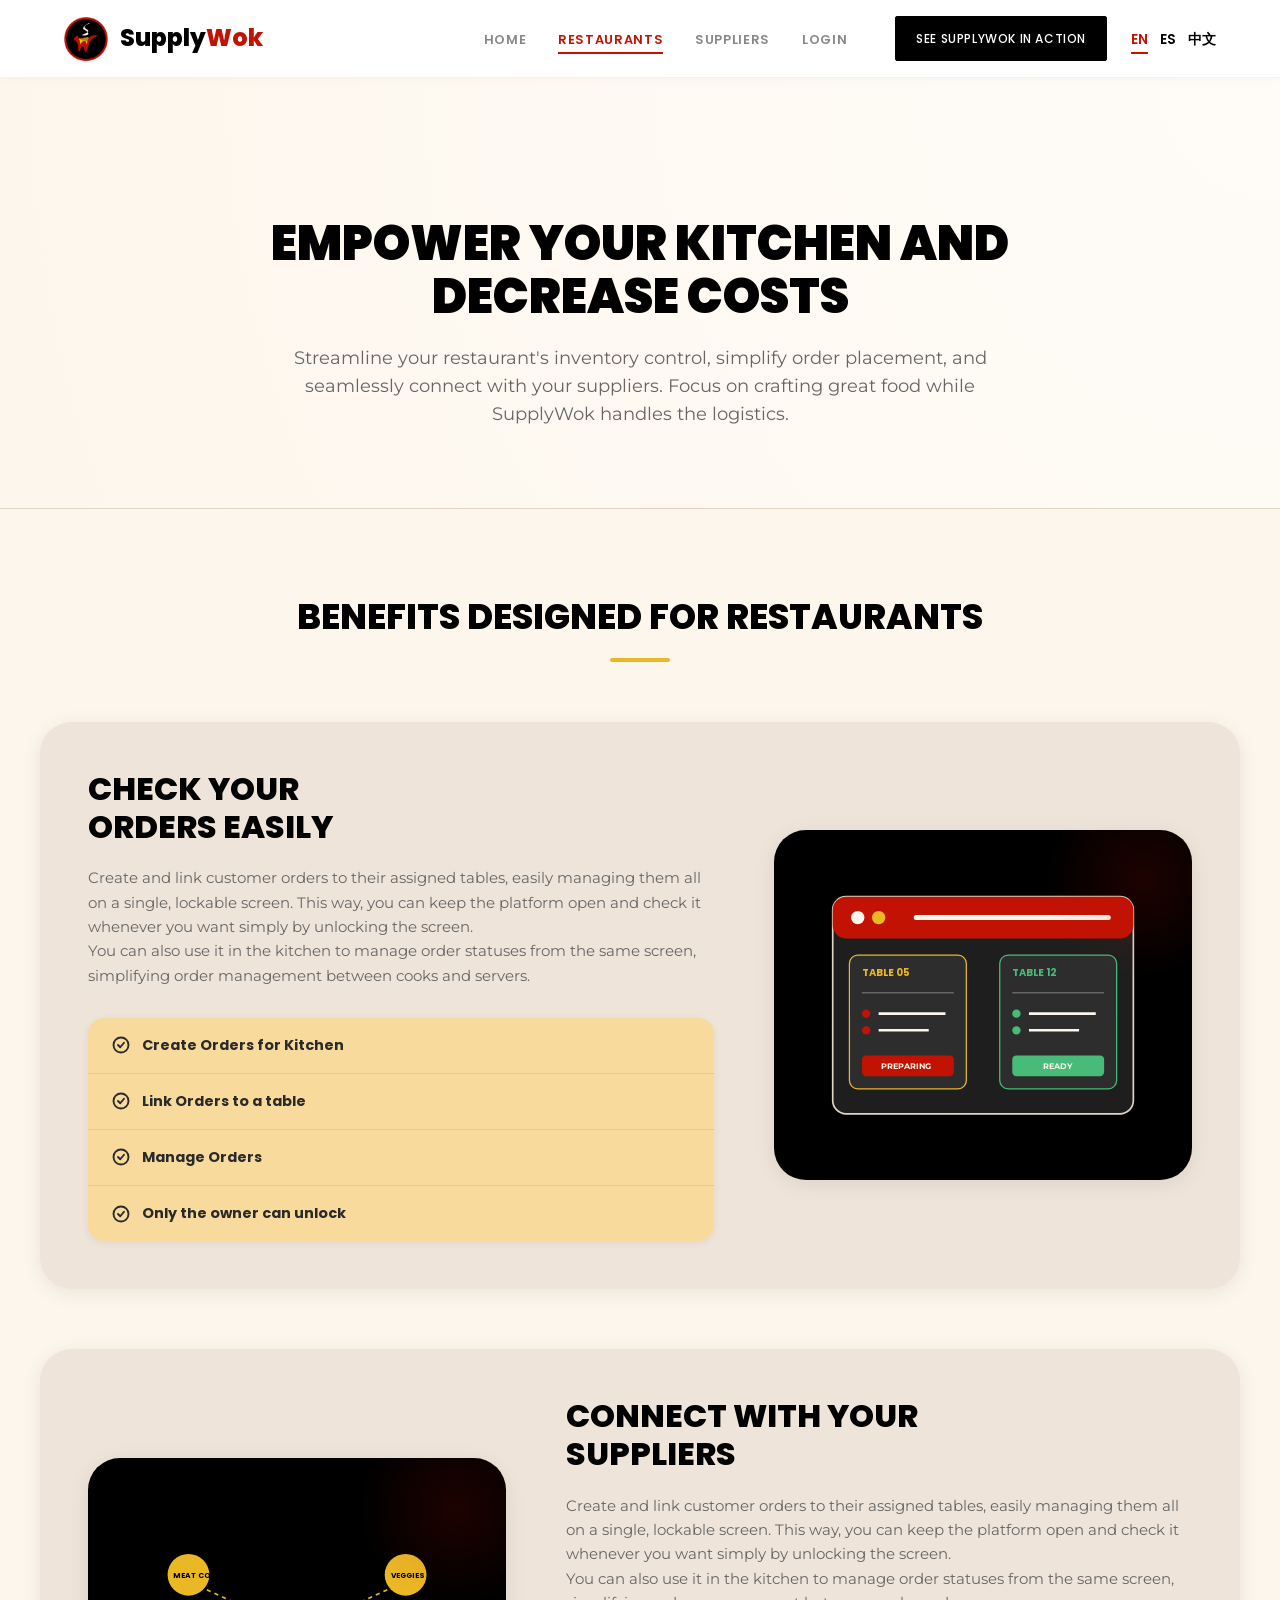
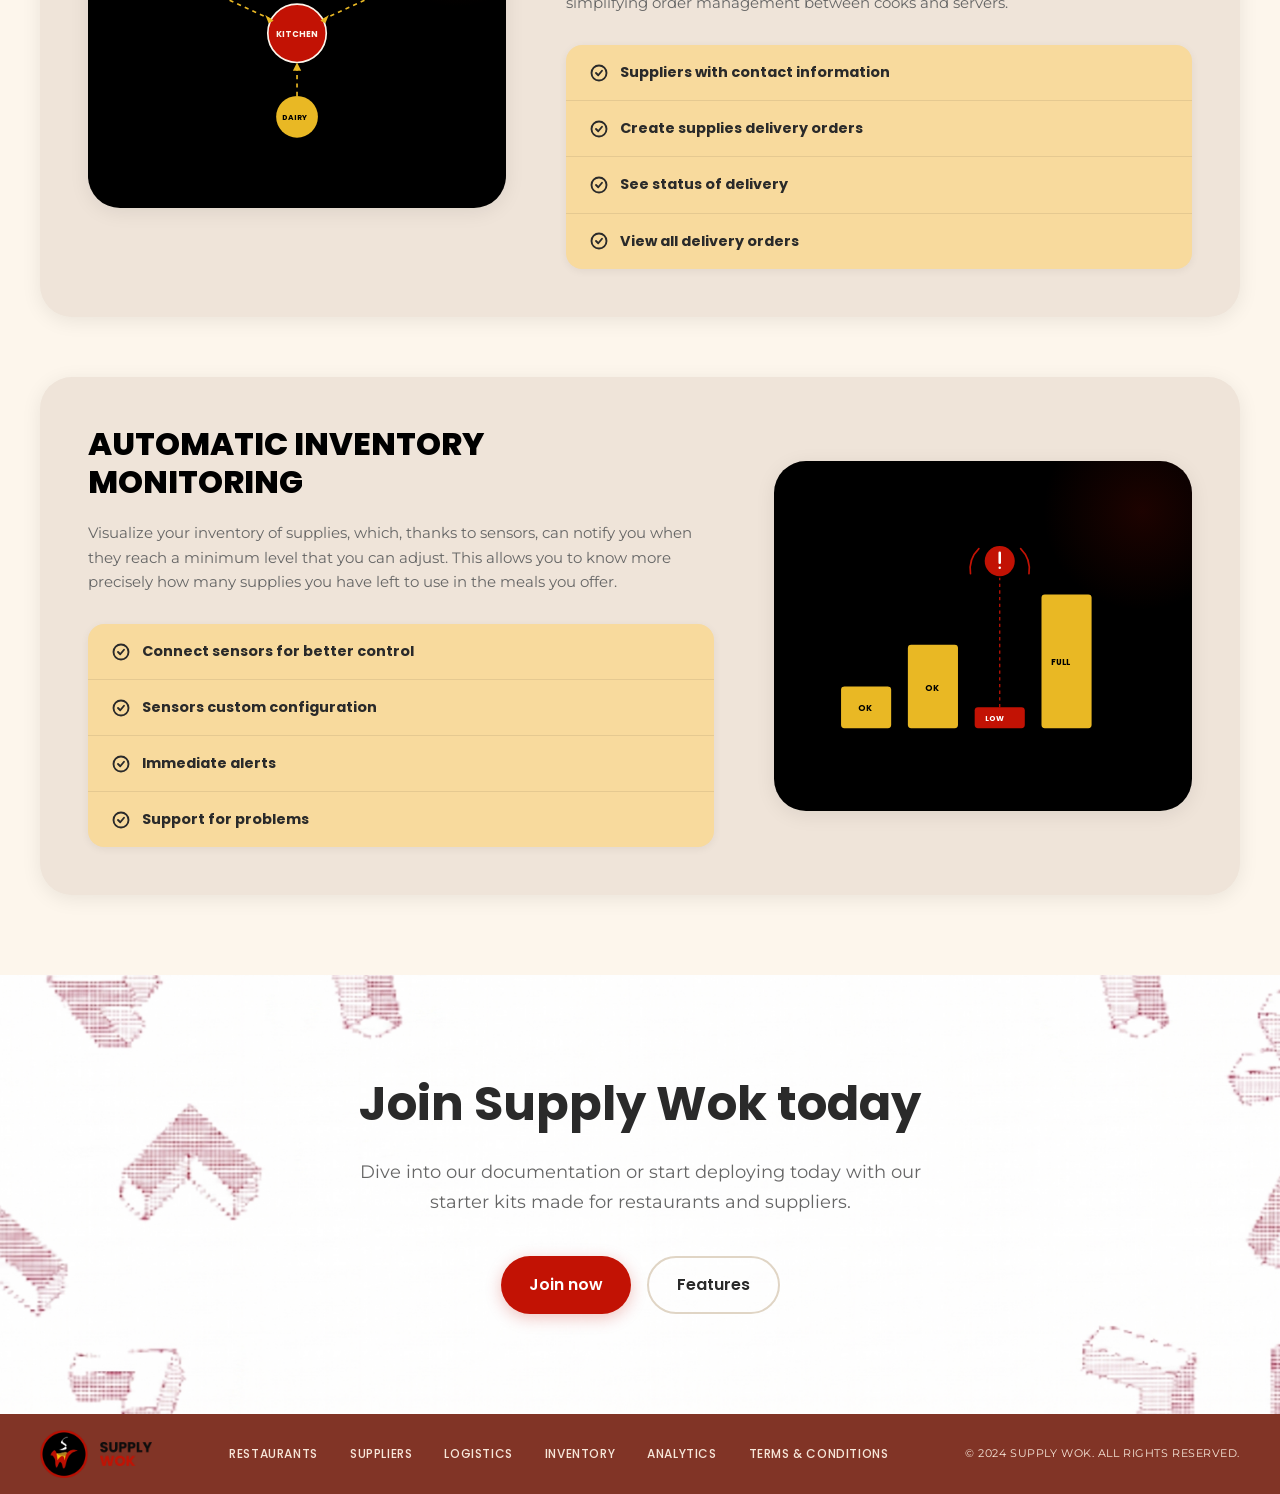
<file: assets/pages/restaurants.html>
<!DOCTYPE html>
<html lang="es">

<head>
    <meta charset="UTF-8">
    <meta name="viewport" content="width=device-width, initial-scale=1.0">
    <title data-i18n="rest_meta_title">Beneficios para Restaurantes | SupplyWok</title>
    <meta name="description" data-i18n-content="rest_meta_desc"
        content="Descubre cómo SupplyWok optimiza las operaciones de cocina, gestiona el inventario y coordina proveedores.">
    <meta name="keywords" content="restaurantes, abastecimiento, inventario, IoT, operaciones, cocina">
    <meta name="author" content="Aurora">
    
    <!-- CSS Stylesheets -->
    <link rel="stylesheet" href="../styles/main.css">
    <link rel="stylesheet" href="../styles/navbar.css">
    <link rel="stylesheet" href="../styles/benefits.css">
</head>

<body>

    <header class="header">
        <div class="header-container">
            <a href="../../index.html" class="header-logo">
                <img src="../images/supplywok-logo.png" alt="SupplyWok Logo" class="header-logo-img">
                <span class="header-logo-text">Supply<span class="header-logo-highlight">Wok</span></span>
            </a>

            <button class="header-toggle" aria-label="Abrir menú" aria-expanded="false">
                <span class="hamburger"></span>
            </button>

            <nav class="header-nav" role="navigation">
                <div class="header-nav-left">
                    <ul class="header-menu">
                        <li><a href="../../index.html" class="header-link header-link--grey"
                                data-i18n="nav_features">HOME</a></li>
                        <li><a href="restaurants.html" class="header-link header-link--active"
                                data-i18n="nav_restaurants">RESTAURANTS</a></li>
                        <li><a href="suppliers.html" class="header-link header-link--grey"
                                data-i18n="nav_suppliers">SUPPLIERS</a></li>
                        <li><a href="https://supplywok.web.app/" class="header-link header-link--grey" data-i18n="nav_login">LOGIN</a>
                        </li>
                    </ul>
                </div>

                <div class="header-nav-right">
                    <div class="header-cta">
                        <a href="https://supplywok.web.app/" class="header-cta-btn" data-i18n="nav_cta">SEE SUPPLYWOK IN ACTION</a>
                    </div>
                    <ul class="header-lang">
                        <li><button class="header-lang-btn header-lang-btn--active">EN</button></li>
                        <li><button class="header-lang-btn">ES</button></li>
                        <li><button class="header-lang-btn">中文</button></li>
                    </ul>
                </div>
            </nav>
        </div>
    </header>

    <main>
        <!-- Hero Section -->
        <section class="benefits-hero">
            <div class="benefits-hero-container">
                <h1 class="benefits-hero-title" data-i18n="rest_hero_title">EMPODERA TU COCINA Y REDUCE COSTOS</h1>
                <p class="benefits-hero-desc" data-i18n="rest_hero_desc">
                    Agiliza el control de inventario de tu restaurante, simplifica la creación de pedidos y conéctate sin problemas con tus proveedores. Concéntrate en cocinar mientras SupplyWok maneja la logística.
                </p>
            </div>
        </section>

        <!-- Benefits Details -->
        <section class="benefits-section">
            <div class="benefits-container">
                <h2 class="benefits-section-title" data-i18n="benefits_title_rest">Beneficios diseñados para Restaurantes</h2>
                
                <div class="benefits-layout">
                    <!-- Benefit 1: Orders -->
                    <div class="benefit-row">
                        <div class="benefit-info">
                            <h3 data-i18n-html="uses_1_title">CREA Y VINCULA TUS<br>PEDIDOS FÁCILMENTE</h3>
                            <p data-i18n-html="uses_1_desc">
                                Crea y vincula pedidos de clientes a sus mesas asignadas, gestionándolos todos en una pantalla única y bloqueable. De esta manera, puedes mantener la plataforma abierta y revisarla cuando quieras simplemente desbloqueando la pantalla.<br>También puedes usarla en la cocina para gestionar estados de pedidos, simplificando la gestión entre cocineros y meseros.
                            </p>
                            
                            <ul class="benefit-details-list">
                                <li>
                                    <svg class="benefit-details-icon" viewBox="0 0 24 24">
                                        <circle cx="12" cy="12" r="10" />
                                        <path d="M8 12l3 3 5-6" />
                                    </svg>
                                    <span data-i18n="uses_1_li_1">Crea Pedidos para Cocina</span>
                                </li>
                                <li>
                                    <svg class="benefit-details-icon" viewBox="0 0 24 24">
                                        <circle cx="12" cy="12" r="10" />
                                        <path d="M8 12l3 3 5-6" />
                                    </svg>
                                    <span data-i18n="uses_1_li_2">Vincula Pedidos a una mesa</span>
                                </li>
                                <li>
                                    <svg class="benefit-details-icon" viewBox="0 0 24 24">
                                        <circle cx="12" cy="12" r="10" />
                                        <path d="M8 12l3 3 5-6" />
                                    </svg>
                                    <span data-i18n="uses_1_li_3">Gestiona Pedidos</span>
                                </li>
                                <li>
                                    <svg class="benefit-details-icon" viewBox="0 0 24 24">
                                        <circle cx="12" cy="12" r="10" />
                                        <path d="M8 12l3 3 5-6" />
                                    </svg>
                                    <span data-i18n="uses_1_li_4">Solo el dueño puede desbloquear</span>
                                </li>
                            </ul>
                        </div>
                        <div class="benefit-visual">
                            <!-- Premium SVG Graphic: Orders dashboard -->
                            <svg width="80%" height="80%" viewBox="0 0 400 300" fill="none" xmlns="http://www.w3.org/2000/svg" style="max-width: 350px;">
                                <rect x="20" y="20" width="360" height="260" rx="16" fill="#1e1e1e" stroke="#e0d5c5" stroke-width="2"/>
                                <rect x="20" y="20" width="360" height="50" rx="16" fill="#C21204" />
                                <circle cx="50" cy="45" r="8" fill="#FDF6EC"/>
                                <circle cx="75" cy="45" r="8" fill="#E9B824"/>
                                <line x1="120" y1="45" x2="350" y2="45" stroke="#FDF6EC" stroke-width="6" stroke-linecap="round"/>
                                
                                <!-- Ticket 1 -->
                                <rect x="40" y="90" width="140" height="160" rx="10" fill="#2d2d2d" stroke="#E9B824" stroke-width="1.5"/>
                                <text x="55" y="115" fill="#E9B824" font-family="Poppins" font-size="12" font-weight="bold">TABLE 05</text>
                                <line x1="55" y1="135" x2="165" y2="135" stroke="#666" stroke-width="2"/>
                                <circle cx="60" cy="160" r="5" fill="#C21204"/>
                                <line x1="75" y1="160" x2="155" y2="160" stroke="#FDF6EC" stroke-width="3"/>
                                <circle cx="60" cy="180" r="5" fill="#C21204"/>
                                <line x1="75" y1="180" x2="135" y2="180" stroke="#FDF6EC" stroke-width="3"/>
                                <rect x="55" y="210" width="110" height="25" rx="5" fill="#C21204" />
                                <text x="78" y="226" fill="#FDF6EC" font-family="Montserrat" font-size="10" font-weight="bold">PREPARING</text>
                                
                                <!-- Ticket 2 -->
                                <rect x="220" y="90" width="140" height="160" rx="10" fill="#2d2d2d" stroke="#48BB78" stroke-width="1.5"/>
                                <text x="235" y="115" fill="#48BB78" font-family="Poppins" font-size="12" font-weight="bold">TABLE 12</text>
                                <line x1="235" y1="135" x2="345" y2="135" stroke="#666" stroke-width="2"/>
                                <circle cx="240" cy="160" r="5" fill="#48BB78"/>
                                <line x1="255" y1="160" x2="335" y2="160" stroke="#FDF6EC" stroke-width="3"/>
                                <circle cx="240" cy="180" r="5" fill="#48BB78"/>
                                <line x1="255" y1="180" x2="315" y2="180" stroke="#FDF6EC" stroke-width="3"/>
                                <rect x="235" y="210" width="110" height="25" rx="5" fill="#48BB78" />
                                <text x="272" y="226" fill="#FDF6EC" font-family="Montserrat" font-size="10" font-weight="bold">READY</text>
                            </svg>
                        </div>
                    </div>

                    <!-- Benefit 2: Suppliers -->
                    <div class="benefit-row">
                        <div class="benefit-info">
                            <h3 data-i18n-html="uses_2_title">CONECTA CON TUS<br>PROVEEDORES</h3>
                            <p data-i18n-html="uses_2_desc">
                                Crea y vincula pedidos de clientes a sus mesas asignadas, gestionándolos todos en una pantalla única y bloqueable. De esta manera, puedes mantener la plataforma abierta y revisarla cuando quieras simplemente desbloqueando la pantalla.<br>También puedes usarla en la cocina para gestionar estados de pedidos, simplificando la gestión entre cocineros y meseros.
                            </p>
                            
                            <ul class="benefit-details-list">
                                <li>
                                    <svg class="benefit-details-icon" viewBox="0 0 24 24">
                                        <circle cx="12" cy="12" r="10" />
                                        <path d="M8 12l3 3 5-6" />
                                    </svg>
                                    <span data-i18n="uses_2_li_1">Proveedores con información de contacto</span>
                                </li>
                                <li>
                                    <svg class="benefit-details-icon" viewBox="0 0 24 24">
                                        <circle cx="12" cy="12" r="10" />
                                        <path d="M8 12l3 3 5-6" />
                                    </svg>
                                    <span data-i18n="uses_2_li_2">Crea pedidos de entrega de suministros</span>
                                </li>
                                <li>
                                    <svg class="benefit-details-icon" viewBox="0 0 24 24">
                                        <circle cx="12" cy="12" r="10" />
                                        <path d="M8 12l3 3 5-6" />
                                    </svg>
                                    <span data-i18n="uses_2_li_3">Ver estado de la entrega</span>
                                </li>
                                <li>
                                    <svg class="benefit-details-icon" viewBox="0 0 24 24">
                                        <circle cx="12" cy="12" r="10" />
                                        <path d="M8 12l3 3 5-6" />
                                    </svg>
                                    <span data-i18n="uses_2_li_4">Ver todos los pedidos de entrega</span>
                                </li>
                            </ul>
                        </div>
                        <div class="benefit-visual">
                            <!-- Premium SVG Graphic: Suppliers connection -->
                            <svg width="80%" height="80%" viewBox="0 0 400 300" fill="none" xmlns="http://www.w3.org/2000/svg" style="max-width: 350px;">
                                <!-- Central Hub (Restaurant) -->
                                <circle cx="200" cy="150" r="35" fill="#C21204" stroke="#FDF6EC" stroke-width="2"/>
                                <text x="175" y="154" fill="#FDF6EC" font-family="Poppins" font-size="10" font-weight="bold">KITCHEN</text>
                                
                                <!-- Supplier Node 1 -->
                                <circle cx="70" cy="80" r="25" fill="#E9B824" />
                                <text x="52" y="84" fill="#000" font-family="Poppins" font-size="9" font-weight="bold">MEAT CO</text>
                                
                                <!-- Supplier Node 2 -->
                                <circle cx="330" cy="80" r="25" fill="#E9B824" />
                                <text x="312" y="84" fill="#000" font-family="Poppins" font-size="9" font-weight="bold">VEGGIES</text>
                                
                                <!-- Supplier Node 3 -->
                                <circle cx="200" cy="250" r="25" fill="#E9B824" />
                                <text x="182" y="254" fill="#000" font-family="Poppins" font-size="9" font-weight="bold">DAIRY</text>
                                
                                <!-- Connections -->
                                <path d="M92 98 L170 134" stroke="#E9B824" stroke-dasharray="5 5" stroke-width="2" />
                                <path d="M308 98 L230 134" stroke="#E9B824" stroke-dasharray="5 5" stroke-width="2" />
                                <path d="M200 225 L200 185" stroke="#E9B824" stroke-dasharray="5 5" stroke-width="2" />
                                
                                <!-- Arrows indicating delivery -->
                                <polygon points="172,135 162,128 166,138" fill="#E9B824" />
                                <polygon points="228,135 238,128 234,138" fill="#E9B824" />
                                <polygon points="200,185 195,195 205,195" fill="#E9B824" />
                            </svg>
                        </div>
                    </div>

                    <!-- Benefit 3: Inventory -->
                    <div class="benefit-row">
                        <div class="benefit-info">
                            <h3 data-i18n-html="uses_3_title">MONITOREO AUTOMÁTICO<br>DE INVENTARIO</h3>
                            <p data-i18n-html="uses_3_desc">
                                Visualiza tu inventario de suministros, el cual, gracias a sensores, puede notificarte cuando alcanzan un nivel mínimo que puedes ajustar. Esto te permite saber con mayor precisión cuántos suministros te quedan para usar en las comidas que ofreces.
                            </p>
                            
                            <ul class="benefit-details-list">
                                <li>
                                    <svg class="benefit-details-icon" viewBox="0 0 24 24">
                                        <circle cx="12" cy="12" r="10" />
                                        <path d="M8 12l3 3 5-6" />
                                    </svg>
                                    <span data-i18n="uses_3_li_1">Conecta sensores para un mejor control</span>
                                </li>
                                <li>
                                    <svg class="benefit-details-icon" viewBox="0 0 24 24">
                                        <circle cx="12" cy="12" r="10" />
                                        <path d="M8 12l3 3 5-6" />
                                    </svg>
                                    <span data-i18n="uses_3_li_2">Configuración personalizada de sensores</span>
                                </li>
                                <li>
                                    <svg class="benefit-details-icon" viewBox="0 0 24 24">
                                        <circle cx="12" cy="12" r="10" />
                                        <path d="M8 12l3 3 5-6" />
                                    </svg>
                                    <span data-i18n="uses_3_li_3">Alertas inmediatas</span>
                                </li>
                                <li>
                                    <svg class="benefit-details-icon" viewBox="0 0 24 24">
                                        <circle cx="12" cy="12" r="10" />
                                        <path d="M8 12l3 3 5-6" />
                                    </svg>
                                    <span data-i18n="uses_3_li_4">Soporte para problemas</span>
                                </li>
                            </ul>
                        </div>
                        <div class="benefit-visual">
                            <!-- Premium SVG Graphic: Sensors / Inventory tracking -->
                            <svg width="80%" height="80%" viewBox="0 0 400 300" fill="none" xmlns="http://www.w3.org/2000/svg" style="max-width: 350px;">
                                <!-- Inventory Level Chart -->
                                <rect x="30" y="210" width="60" height="50" rx="4" fill="#E9B824"/>
                                <text x="50" y="240" fill="#000" font-family="Poppins" font-size="10" font-weight="bold">OK</text>
                                
                                <rect x="110" y="160" width="60" height="100" rx="4" fill="#E9B824"/>
                                <text x="130" y="215" fill="#000" font-family="Poppins" font-size="10" font-weight="bold">OK</text>
                                
                                <rect x="190" y="235" width="60" height="25" rx="4" fill="#C21204"/>
                                <text x="202" y="252" fill="#fff" font-family="Poppins" font-size="9" font-weight="bold">LOW</text>
                                
                                <rect x="270" y="100" width="60" height="160" rx="4" fill="#E9B824"/>
                                <text x="282" y="185" fill="#000" font-family="Poppins" font-size="10" font-weight="bold">FULL</text>
                                
                                <!-- Sensor Alert Trigger -->
                                <circle cx="220" cy="60" r="18" fill="#C21204" />
                                <path d="M220 50v12M220 68h.01" stroke="#fff" stroke-width="3" stroke-linecap="round" />
                                
                                <path d="M245 45 A 35 35 0 0 1 255 75" stroke="#C21204" stroke-width="2" fill="none" stroke-linecap="round"/>
                                <path d="M195 45 A 35 35 0 0 0 185 75" stroke="#C21204" stroke-width="2" fill="none" stroke-linecap="round"/>
                                
                                <path d="M220 235 L220 80" stroke="#C21204" stroke-dasharray="4 4" stroke-width="1.5" />
                            </svg>
                        </div>
                    </div>
                </div>
            </div>
        </section>

        <!-- CTA Section -->
        <section class="cta">
            <div class="cta-container">
                <h2 class="cta-title" data-i18n="cta_title">Join Supply Wok today</h2>
                <p class="cta-desc" data-i18n="cta_desc">Dive into our documentation or start deploying today with our starter kits made for restaurants and suppliers.</p>
                <div class="cta-buttons">
                    <a href="https://supplywok.web.app/" class="btn btn--primary" data-i18n="cta_btn_use">Join now</a>
                    <a href="../../index.html#features" class="btn btn--outline" data-i18n="cta_btn_features">Features</a>
                </div>
            </div>
        </section>
    </main>

    <!-- Footer Section -->
    <footer class="footer">
        <div class="footer-container">
            <div class="footer-brand">
                <img src="../images/supplywok-logo.png" alt="SupplyWok Logo" class="footer-logo-img">
                <img src="../images/supplywok-text.png" alt="SupplyWok Text" class="footer-logo-text">
            </div>

            <nav class="footer-nav">
                <a href="restaurants.html" data-i18n="footer_nav_1">RESTAURANTS</a>
                <a href="suppliers.html" data-i18n="footer_nav_2">SUPPLIERS</a>
                <a href="../../index.html#features" data-i18n="footer_nav_3">LOGISTICS</a>
                <a href="../../index.html#features" data-i18n="footer_nav_4">INVENTORY</a>
                <a href="../../index.html#features" data-i18n="footer_nav_5">ANALYTICS</a>
                <a href="terms-and-conditions.html" data-i18n="footer_nav_6">Terms and conditions</a>
            </nav>

            <div class="footer-copyright">
                <p data-i18n="footer_copy">© 2026 SUPPLY WOK. ALL RIGHTS RESERVED.</p>
            </div>
        </div>
    </footer>

    <!-- Scripts -->
    <script src="../scripts/i18n.js"></script>
    <script src="../scripts/navbar.js"></script>
</body>

</html>
</file>
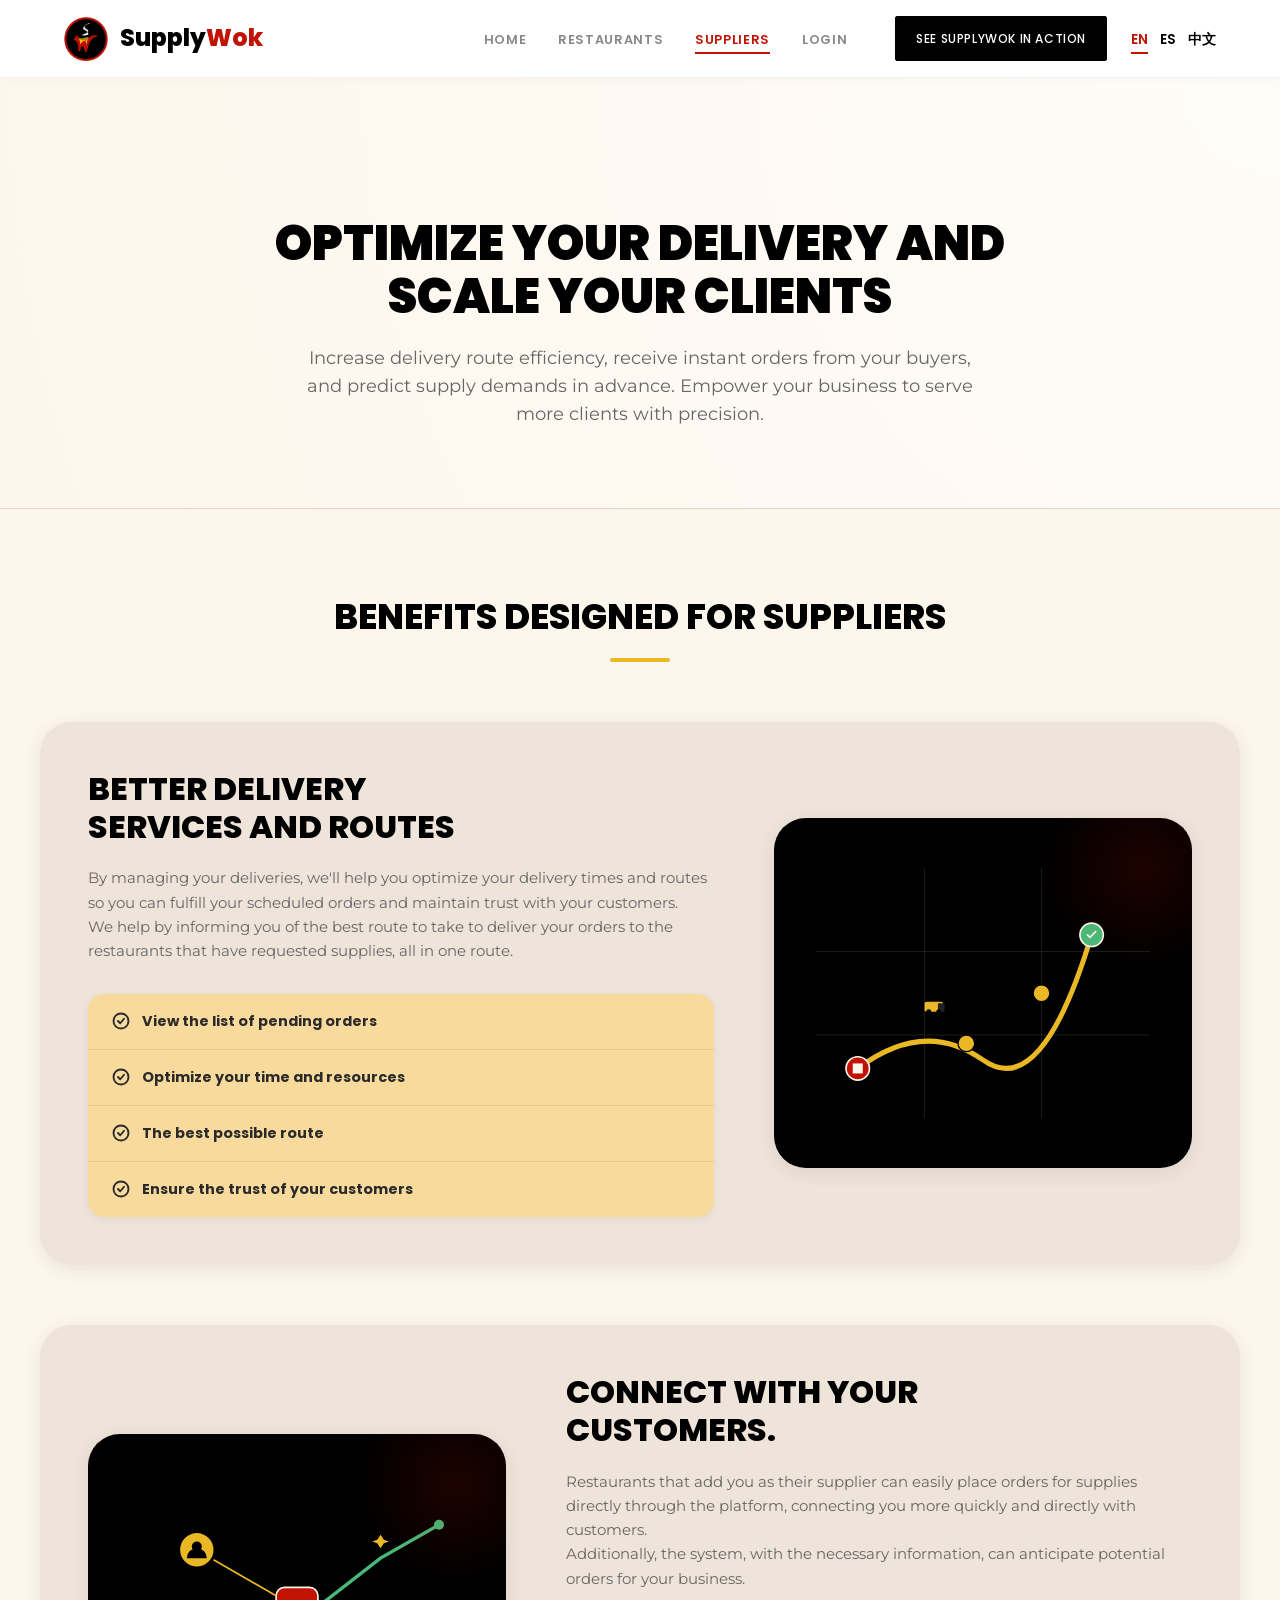
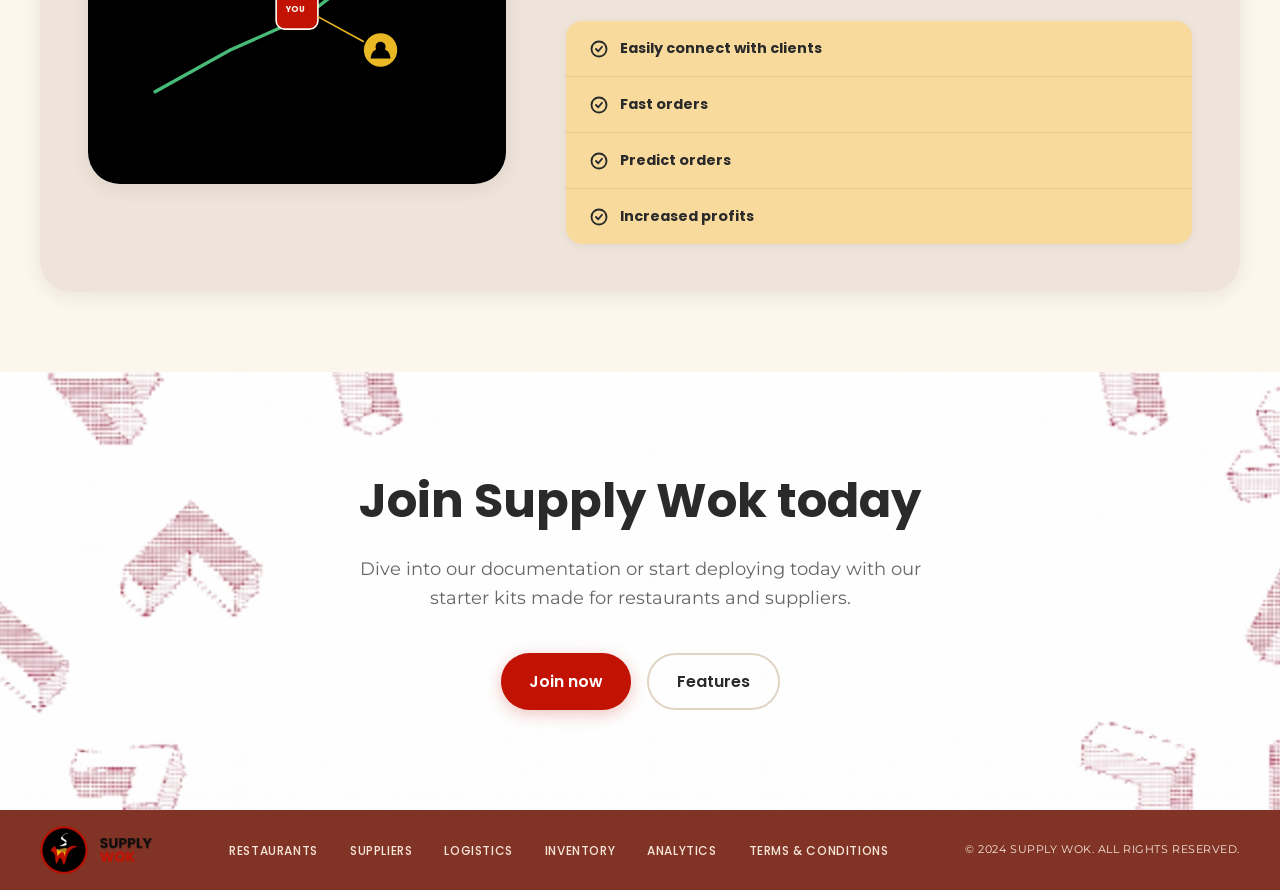
<file: assets/pages/suppliers.html>
<!DOCTYPE html>
<html lang="es">

<head>
    <meta charset="UTF-8">
    <meta name="viewport" content="width=device-width, initial-scale=1.0">
    <title data-i18n="supp_meta_title">Beneficios para Proveedores | SupplyWok</title>
    <meta name="description" data-i18n-content="supp_meta_desc"
        content="Optimiza entregas, conéctate con clientes de restaurantes y predice la demanda con SupplyWok.">
    <meta name="keywords" content="proveedores, abastecimiento, entregas, rutas, clientes, B2B">
    <meta name="author" content="Aurora">
    
    <!-- CSS Stylesheets -->
    <link rel="stylesheet" href="../styles/main.css">
    <link rel="stylesheet" href="../styles/navbar.css">
    <link rel="stylesheet" href="../styles/benefits.css">
</head>

<body>

    <header class="header">
        <div class="header-container">
            <a href="../../index.html" class="header-logo">
                <img src="../images/supplywok-logo.png" alt="SupplyWok Logo" class="header-logo-img">
                <span class="header-logo-text">Supply<span class="header-logo-highlight">Wok</span></span>
            </a>

            <button class="header-toggle" aria-label="Abrir menú" aria-expanded="false">
                <span class="hamburger"></span>
            </button>

            <nav class="header-nav" role="navigation">
                <div class="header-nav-left">
                    <ul class="header-menu">
                        <li><a href="../../index.html" class="header-link header-link--grey"
                                data-i18n="nav_features">HOME</a></li>
                        <li><a href="restaurants.html" class="header-link header-link--grey"
                                data-i18n="nav_restaurants">RESTAURANTS</a></li>
                        <li><a href="suppliers.html" class="header-link header-link--active"
                                data-i18n="nav_suppliers">SUPPLIERS</a></li>
                        <li><a href="https://supplywok.web.app/" class="header-link header-link--grey" data-i18n="nav_login">LOGIN</a>
                        </li>
                    </ul>
                </div>

                <div class="header-nav-right">
                    <div class="header-cta">
                        <a href="https://supplywok.web.app/" class="header-cta-btn" data-i18n="nav_cta">SEE SUPPLYWOK IN ACTION</a>
                    </div>
                    <ul class="header-lang">
                        <li><button class="header-lang-btn header-lang-btn--active">EN</button></li>
                        <li><button class="header-lang-btn">ES</button></li>
                        <li><button class="header-lang-btn">中文</button></li>
                    </ul>
                </div>
            </nav>
        </div>
    </header>

    <main>
        <!-- Hero Section -->
        <section class="benefits-hero">
            <div class="benefits-hero-container">
                <h1 class="benefits-hero-title" data-i18n="supp_hero_title">OPTIMIZA TU DISTRIBUCIÓN Y ESCALA TUS CLIENTES</h1>
                <p class="benefits-hero-desc" data-i18n="supp_hero_desc">
                    Incrementa la eficiencia de tus rutas de reparto, recibe pedidos al instante de tus compradores y anticipa la demanda de suministros. Potencia tu negocio para servir a más clientes con precisión.
                </p>
            </div>
        </section>

        <!-- Benefits Details -->
        <section id="features" class="benefits-section">
            <div class="benefits-container">
                <h2 class="benefits-section-title" data-i18n="benefits_title_supp">Beneficios diseñados para Proveedores</h2>
                
                <div class="benefits-layout">
                    <!-- Benefit 1: Deliveries -->
                    <div class="benefit-row">
                        <div class="benefit-info">
                            <h3 data-i18n-html="uses_4_title">MEJORES SERVICIOS DE<br>ENTREGA Y RUTAS</h3>
                            <p data-i18n-html="uses_4_desc">
                                Al gestionar tus entregas, te ayudaremos a optimizar tus tiempos de entrega y rutas para que puedas cumplir con tus pedidos programados y mantener la confianza de tus clientes.<br>Te ayudamos informándote de la mejor ruta a tomar para entregar tus pedidos a los restaurantes que han solicitado suministros, todo en una sola ruta.
                            </p>
                            
                            <ul class="benefit-details-list">
                                <li>
                                    <svg class="benefit-details-icon" viewBox="0 0 24 24">
                                        <circle cx="12" cy="12" r="10" />
                                        <path d="M8 12l3 3 5-6" />
                                    </svg>
                                    <span data-i18n="uses_4_li_1">Ver la lista de pedidos pendientes</span>
                                </li>
                                <li>
                                    <svg class="benefit-details-icon" viewBox="0 0 24 24">
                                        <circle cx="12" cy="12" r="10" />
                                        <path d="M8 12l3 3 5-6" />
                                    </svg>
                                    <span data-i18n="uses_4_li_2">Optimiza tu tiempo y recursos</span>
                                </li>
                                <li>
                                    <svg class="benefit-details-icon" viewBox="0 0 24 24">
                                        <circle cx="12" cy="12" r="10" />
                                        <path d="M8 12l3 3 5-6" />
                                    </svg>
                                    <span data-i18n="uses_4_li_3">La mejor ruta posible</span>
                                </li>
                                <li>
                                    <svg class="benefit-details-icon" viewBox="0 0 24 24">
                                        <circle cx="12" cy="12" r="10" />
                                        <path d="M8 12l3 3 5-6" />
                                    </svg>
                                    <span data-i18n="uses_4_li_4">Asegura la confianza de tus clientes</span>
                                </li>
                            </ul>
                        </div>
                        <div class="benefit-visual">
                            <!-- Premium SVG Graphic: Route / Delivery Optimization -->
                            <svg width="80%" height="80%" viewBox="0 0 400 300" fill="none" xmlns="http://www.w3.org/2000/svg" style="max-width: 350px;">
                                <!-- Map Grid Lines -->
                                <line x1="0" y1="100" x2="400" y2="100" stroke="#222" stroke-width="1"/>
                                <line x1="0" y1="200" x2="400" y2="200" stroke="#222" stroke-width="1"/>
                                <line x1="130" y1="0" x2="130" y2="300" stroke="#222" stroke-width="1"/>
                                <line x1="270" y1="0" x2="270" y2="300" stroke="#222" stroke-width="1"/>
                                
                                <!-- Route Path -->
                                <path d="M50 240 Q130 180 200 230 T330 80" stroke="#E9B824" stroke-width="6" stroke-linecap="round" fill="none"/>
                                
                                <!-- Start Point (Warehouse) -->
                                <circle cx="50" cy="240" r="14" fill="#C21204" stroke="#FDF6EC" stroke-width="2"/>
                                <rect x="44" y="234" width="12" height="12" fill="#FDF6EC"/>
                                
                                <!-- Waypoints (Restaurants) -->
                                <circle cx="180" cy="210" r="10" fill="#E9B824" stroke="#000" stroke-width="1.5"/>
                                <circle cx="270" cy="150" r="10" fill="#E9B824" stroke="#000" stroke-width="1.5"/>
                                
                                <!-- Delivery Destination -->
                                <circle cx="330" cy="80" r="14" fill="#48BB78" stroke="#FDF6EC" stroke-width="2"/>
                                <path d="M325 80 l3 3 l7-7" stroke="#FDF6EC" stroke-width="2" stroke-linecap="round" stroke-linejoin="round"/>
                                
                                <!-- Truck Graphic Moving along route -->
                                <g transform="translate(130, 160)">
                                    <rect x="0" y="0" width="22" height="12" rx="2" fill="#E9B824"/>
                                    <rect x="16" y="2" width="8" height="10" rx="1" fill="#222"/>
                                    <circle cx="5" cy="12" r="3" fill="#000"/>
                                    <circle cx="17" cy="12" r="3" fill="#000"/>
                                </g>
                            </svg>
                        </div>
                    </div>

                    <!-- Benefit 2: Customers -->
                    <div class="benefit-row">
                        <div class="benefit-info">
                            <h3 data-i18n-html="uses_5_title">CONECTA CON TUS<br>CLIENTES.</h3>
                            <p data-i18n-html="uses_5_desc">
                                Los restaurantes que te añadan como su proveedor pueden realizar fácilmente pedidos de suministros directamente a través de la plataforma, conectándote de manera más rápida y directa con los clientes.<br>Además, el sistema, con la información necesaria, puede predecir posibles pedidos para tu negocio.
                            </p>
                            
                            <ul class="benefit-details-list">
                                <li>
                                    <svg class="benefit-details-icon" viewBox="0 0 24 24">
                                        <circle cx="12" cy="12" r="10" />
                                        <path d="M8 12l3 3 5-6" />
                                    </svg>
                                    <span data-i18n="uses_5_li_1">Conéctate fácilmente con clientes</span>
                                </li>
                                <li>
                                    <svg class="benefit-details-icon" viewBox="0 0 24 24">
                                        <circle cx="12" cy="12" r="10" />
                                        <path d="M8 12l3 3 5-6" />
                                    </svg>
                                    <span data-i18n="uses_5_li_2">Pedidos rápidos</span>
                                </li>
                                <li>
                                    <svg class="benefit-details-icon" viewBox="0 0 24 24">
                                        <circle cx="12" cy="12" r="10" />
                                        <path d="M8 12l3 3 5-6" />
                                    </svg>
                                    <span data-i18n="uses_5_li_3">Predict orders</span>
                                </li>
                                <li>
                                    <svg class="benefit-details-icon" viewBox="0 0 24 24">
                                        <circle cx="12" cy="12" r="10" />
                                        <path d="M8 12l3 3 5-6" />
                                    </svg>
                                    <span data-i18n="uses_5_li_4">Aumento de ganancias</span>
                                </li>
                            </ul>
                        </div>
                        <div class="benefit-visual">
                            <!-- Premium SVG Graphic: Customer Network and Order Prediction -->
                            <svg width="80%" height="80%" viewBox="0 0 400 300" fill="none" xmlns="http://www.w3.org/2000/svg" style="max-width: 350px;">
                                <!-- Profits growth line -->
                                <path d="M30 250 L120 200 L210 160 L300 90 L370 50" stroke="#48BB78" stroke-width="4" stroke-linecap="round" fill="none"/>
                                <circle cx="370" cy="50" r="6" fill="#48BB78"/>
                                
                                <!-- Central Supplier Node -->
                                <rect x="175" y="125" width="50" height="50" rx="10" fill="#C21204" stroke="#FDF6EC" stroke-width="2"/>
                                <text x="187" y="154" fill="#FDF6EC" font-family="Poppins" font-size="10" font-weight="bold">YOU</text>
                                
                                <!-- Customer Avatar 1 -->
                                <circle cx="80" cy="80" r="20" fill="#E9B824" />
                                <circle cx="80" cy="76" r="6" fill="#000" />
                                <path d="M68 90 A12 12 0 0 1 92 90" fill="#000" />
                                
                                <!-- Customer Avatar 2 -->
                                <circle cx="300" cy="200" r="20" fill="#E9B824" />
                                <circle cx="300" cy="196" r="6" fill="#000" />
                                <path d="M288 210 A12 12 0 0 1 312 210" fill="#000" />
                                
                                <!-- Connections -->
                                <line x1="100" y1="92" x2="175" y2="135" stroke="#E9B824" stroke-width="2"/>
                                <line x1="225" y1="160" x2="280" y2="190" stroke="#E9B824" stroke-width="2"/>
                                
                                <!-- Prediction Sparkle/Glow -->
                                <g transform="translate(290, 60)">
                                    <path d="M0 10 L6 12 L10 18 L14 12 L20 10 L14 8 L10 2 L6 8 Z" fill="#E9B824"/>
                                </g>
                            </svg>
                        </div>
                    </div>
                </div>
            </div>
        </section>

        <!-- CTA Section -->
        <section class="cta">
            <div class="cta-container">
                <h2 class="cta-title" data-i18n="cta_title">Join Supply Wok today</h2>
                <p class="cta-desc" data-i18n="cta_desc">Dive into our documentation or start deploying today with our starter kits made for restaurants and suppliers.</p>
                <div class="cta-buttons">
                    <a href="https://supplywok.web.app/" class="btn btn--primary" data-i18n="cta_btn_use">Join now</a>
                    <a href="#features" class="btn btn--outline" data-i18n="cta_btn_features">Features</a>
                </div>
            </div>
        </section>
    </main>

    <!-- Footer Section -->
    <footer class="footer">
        <div class="footer-container">
            <div class="footer-brand">
                <img src="../images/supplywok-logo.png" alt="SupplyWok Logo" class="footer-logo-img">
                <img src="../images/supplywok-text.png" alt="SupplyWok Text" class="footer-logo-text">
            </div>

            <nav class="footer-nav">
                <a href="restaurants.html" data-i18n="footer_nav_1">RESTAURANTS</a>
                <a href="suppliers.html" data-i18n="footer_nav_2">SUPPLIERS</a>
                <a href="../../index.html#features" data-i18n="footer_nav_3">LOGISTICS</a>
                <a href="../../index.html#features" data-i18n="footer_nav_4">INVENTORY</a>
                <a href="../../index.html#features" data-i18n="footer_nav_5">ANALYTICS</a>
                <a href="terms-and-conditions.html" data-i18n="footer_nav_6">Terms and conditions</a>
            </nav>

            <div class="footer-copyright">
                <p data-i18n="footer_copy">© 2026 SUPPLY WOK. ALL RIGHTS RESERVED.</p>
            </div>
        </div>
    </footer>

    <!-- Scripts -->
    <script src="../scripts/i18n.js"></script>
    <script src="../scripts/navbar.js"></script>
</body>

</html>
</file>
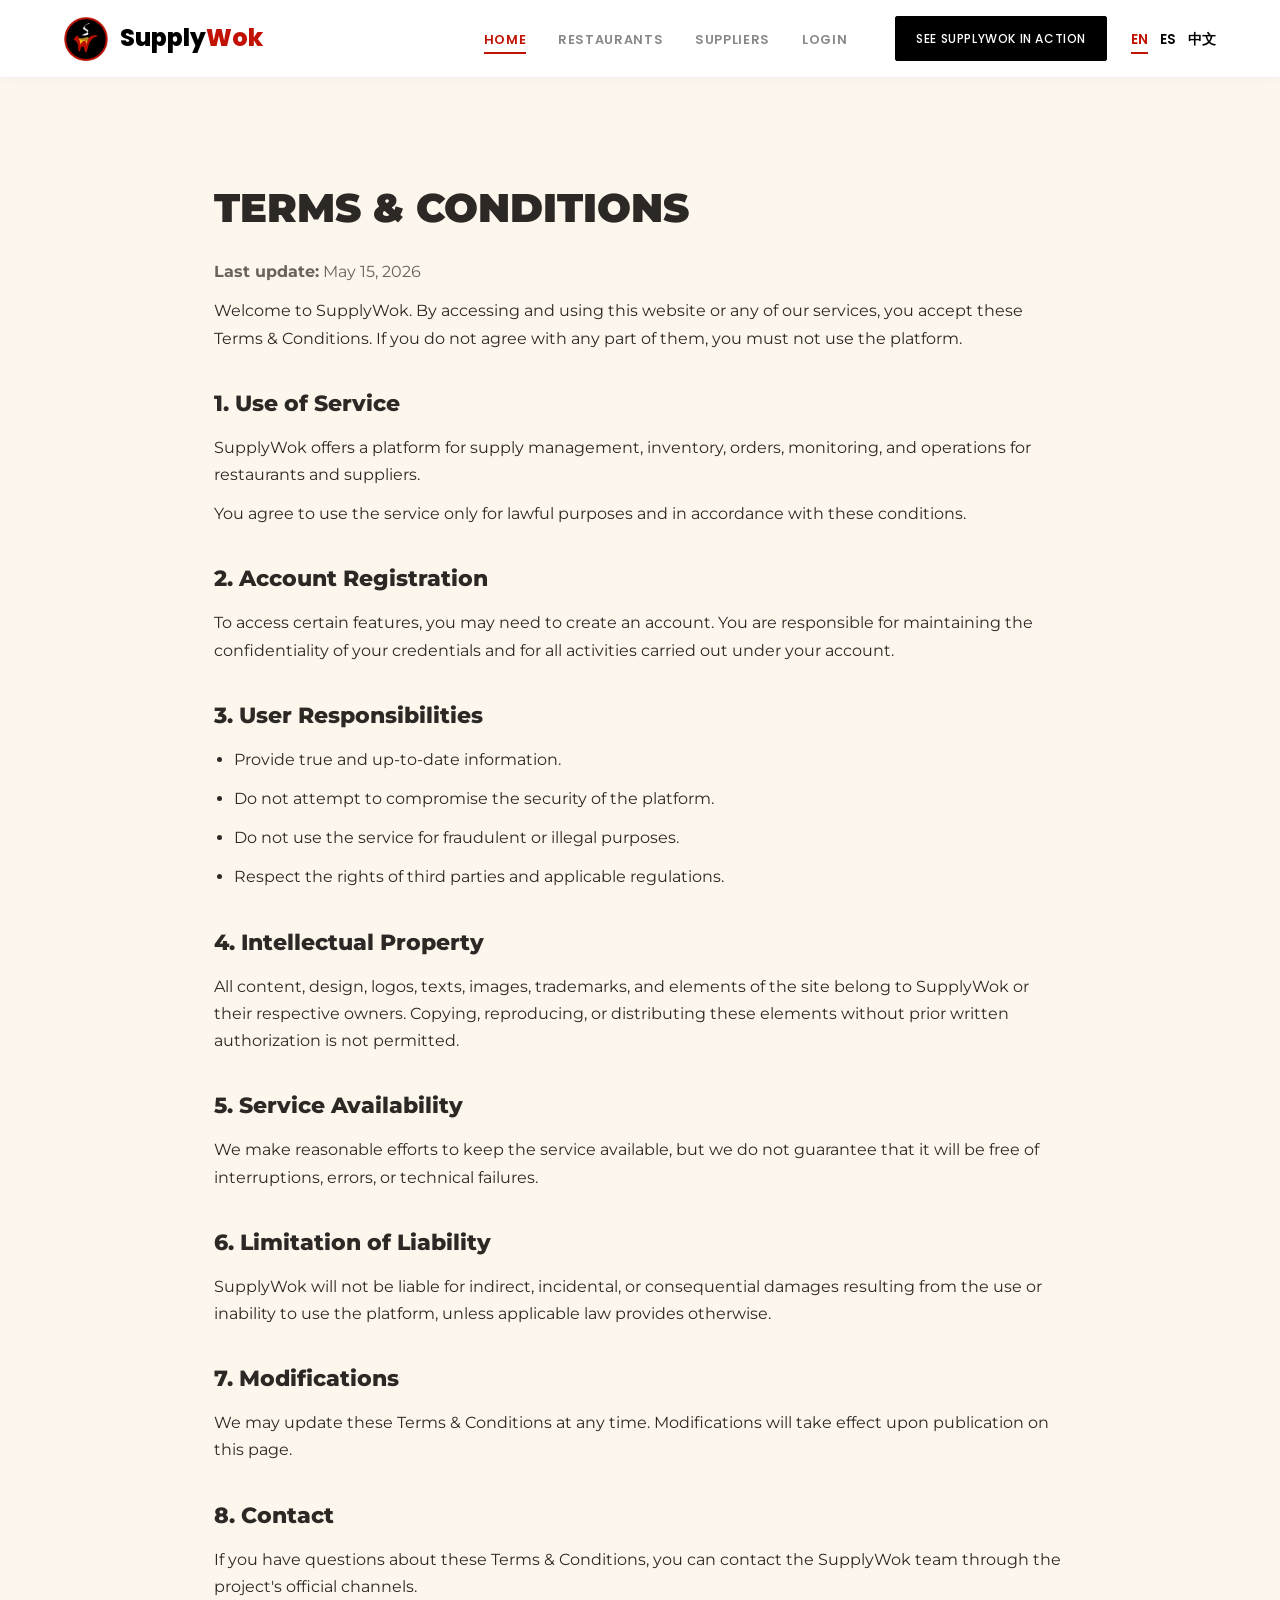
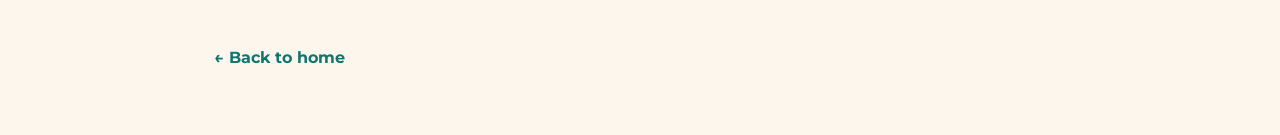
<file: assets/pages/terms-and-conditions.html>
<!DOCTYPE html>
<html lang="es">

<head>
    <meta charset="UTF-8">
    <meta name="viewport" content="width=device-width, initial-scale=1.0">
    <title>Términos y Condiciones | SupplyWok</title>
    <meta name="description" content="Términos y condiciones de uso de SupplyWok.">
    <link rel="stylesheet" href="../styles/main.css">
    <link rel="stylesheet" href="../styles/navbar.css">
    <link rel="stylesheet" href="../styles/terms.css">
</head>

<body>
    <header class="header">
        <div class="header-container">
            <a href="../../index.html" class="header-logo">
                <img src="../images/supplywok-logo.png" alt="SupplyWok Logo" class="header-logo-img">
                <span class="header-logo-text">Supply<span class="header-logo-highlight">Wok</span></span>
            </a>

            <button class="header-toggle" aria-label="Abrir menú" aria-expanded="false">
                <span class="hamburger"></span>
            </button>

            <nav class="header-nav" role="navigation">
                <div class="header-nav-left">
                    <ul class="header-menu">
                        <li><a href="../../index.html#features" class="header-link header-link--active"
                                data-i18n="nav_features">HOME</a></li>
                        <li><a href="restaurants.html" class="header-link header-link--grey"
                                data-i18n="nav_restaurants">RESTAURANTS</a></li>
                        <li><a href="suppliers.html" class="header-link header-link--grey"
                                data-i18n="nav_suppliers">SUPPLIERS</a></li>
                        <li><a href="https://supplywok.web.app/" class="header-link header-link--grey" data-i18n="nav_login">LOGIN</a>
                        </li>
                    </ul>
                </div>

                <div class="header-nav-right">
                    <div class="header-cta">
                        <a href="https://supplywok.web.app/" class="header-cta-btn" data-i18n="nav_cta">SEE SUPPLYWOK IN ACTION</a>
                    </div>
                    <ul class="header-lang">
                        <li><button class="header-lang-btn header-lang-btn--active">EN</button></li>
                        <li><button class="header-lang-btn">ES</button></li>
                        <li><button class="header-lang-btn">中文</button></li>
                    </ul>
                </div>
            </nav>
        </div>
    </header>

    <main class="terms">
        <h1 class="terms-title" data-i18n="terms_title">Términos y Condiciones</h1>
        <p class="terms-updated" data-i18n-html="terms_updated"><strong>Última actualización:</strong> 15 de mayo de 2026</p>

        <p data-i18n="terms_intro">
            Bienvenido a SupplyWok. Al acceder y usar este sitio web o cualquiera de nuestros servicios,
            aceptas los presentes Términos y Condiciones. Si no estás de acuerdo con alguna parte de ellos,
            no debes usar la plataforma.
        </p>

        <h2 data-i18n="terms_h1">1. Uso del servicio</h2>
        <p data-i18n="terms_p1_a">
            SupplyWok ofrece una plataforma para gestión de abastecimiento, inventario, pedidos,
            monitoreo y operaciones para restaurantes y proveedores.
        </p>
        <p data-i18n="terms_p1_b">
            Te comprometes a usar el servicio únicamente para fines lícitos y de acuerdo con estas condiciones.
        </p>

        <h2 data-i18n="terms_h2">2. Registro de cuenta</h2>
        <p data-i18n="terms_p2">
            Para acceder a ciertas funciones, podrías necesitar crear una cuenta. Eres responsable de mantener
            la confidencialidad de tus credenciales y de toda actividad realizada desde tu cuenta.
        </p>

        <h2 data-i18n="terms_h3">3. Responsabilidades del usuario</h2>
        <ul>
            <li data-i18n="terms_li3_1">Proporcionar información veraz y actualizada.</li>
            <li data-i18n="terms_li3_2">No intentar vulnerar la seguridad de la plataforma.</li>
            <li data-i18n="terms_li3_3">No usar el servicio para fines fraudulentos o ilegales.</li>
            <li data-i18n="terms_li3_4">Respetar los derechos de terceros y la normativa aplicable.</li>
        </ul>

        <h2 data-i18n="terms_h4">4. Propiedad intelectual</h2>
        <p data-i18n="terms_p4">
            Todo el contenido, diseño, logotipos, textos, imágenes, marcas y elementos del sitio pertenecen a
            SupplyWok o a sus respectivos titulares. No está permitido copiar, reproducir o distribuir
            estos elementos sin autorización previa por escrito.
        </p>

        <h2 data-i18n="terms_h5">5. Disponibilidad del servicio</h2>
        <p data-i18n="terms_p5">
            Hacemos esfuerzos razonables para mantener el servicio disponible, pero no garantizamos que
            esté libre de interrupciones, errores o fallas técnicas.
        </p>

        <h2 data-i18n="terms_h6">6. Limitación de responsabilidad</h2>
        <p data-i18n="terms_p6">
            SupplyWok no será responsable por daños indirectos, incidentales o consecuentes derivados del uso
            o imposibilidad de uso de la plataforma, salvo que la ley aplicable disponga lo contrario.
        </p>

        <h2 data-i18n="terms_h7">7. Modificaciones</h2>
        <p data-i18n="terms_p7">
            Podemos actualizar estos Términos y Condiciones en cualquier momento. Las modificaciones entrarán
            en vigor desde su publicación en esta página.
        </p>

        <h2 data-i18n="terms_h8">8. Contacto</h2>
        <p data-i18n="terms_p8">
            Si tienes preguntas sobre estos Términos y Condiciones, puedes comunicarte con el equipo de
            SupplyWok a través de los canales oficiales del proyecto.
        </p>

        <a class="terms-back" href="../../index.html" data-i18n="terms_back">← Volver al inicio</a>
    </main>

    <!-- Scripts -->
    <script src="../scripts/i18n.js"></script>
    <script src="../scripts/navbar.js"></script>
</body>

</html>
</file>
<file: assets/styles/main.css>
/* =============================================
   SUPPLYWOK LANDING PAGE — MAIN STYLES
   ============================================= */

/* --- base.css --- */
/* =============================================
   SUPPLYWOK LANDING PAGE — BASE VARIABLES
   ============================================= */

@import url('https://fonts.googleapis.com/css2?family=Poppins:wght@400;600;700;800;900&family=Montserrat:wght@300;400;500;600;700&display=swap');

:root {
  --color-primary: #C21204;
  --color-primary-dark: #9E0F03;
  --color-secondary: #E9B824;
  --color-accent: #A07832;
  --color-bg: #FDF6EC;
  --color-bg-dark: #1a1a1a;
  --color-white: #FFFFFF;
  --color-black: #000000;
  --color-text: #2a2a2a;
  --color-text-light: #666;
  --color-border: #e0d5c5;
  
  --font-heading: 'Poppins', sans-serif;
  --font-body: 'Montserrat', sans-serif;
  
  --radius-sm: 8px;
  --radius-md: 16px;
  --radius-lg: 24px;
  --radius-xl: 32px;
  
  --shadow-sm: 0 2px 8px rgba(0,0,0,0.06);
  --shadow-md: 0 4px 20px rgba(0,0,0,0.08);
  --shadow-lg: 0 8px 40px rgba(0,0,0,0.12);
  
  --transition: 0.3s cubic-bezier(0.4, 0, 0.2, 1);
  --max-width: 1200px;
}

*, *::before, *::after {
  margin: 0;
  padding: 0;
  box-sizing: border-box;
}

html {
  font-size: 16px;
  scroll-behavior: smooth;
}

body {
  font-family: var(--font-body);
  background: var(--color-bg);
  color: var(--color-text);
  line-height: 1.6;
  -webkit-font-smoothing: antialiased;
  overflow-x: hidden;
}

img {
  max-width: 100%;
  height: auto;
  display: block;
}

a {
  text-decoration: none;
  color: inherit;
}

a:focus-visible {
  outline: 3px solid var(--color-primary);
  outline-offset: 2px;
  border-radius: 2px;
}

/* === BUTTONS === */
.btn {
  display: inline-flex;
  align-items: center;
  justify-content: center;
  padding: 14px 32px;
  border-radius: var(--radius-sm);
  font-family: var(--font-heading);
  font-weight: 600;
  font-size: 0.95rem;
  transition: var(--transition);
  min-height: 48px;
  cursor: pointer;
  border: none;
  outline: none;
}

.btn:active {
  transform: translateY(1px) scale(0.98);
}

.btn:focus-visible {
  outline: 3px solid var(--color-primary);
  outline-offset: 4px;
}

.btn--primary {
  background: var(--color-primary);
  color: var(--color-white);
  box-shadow: 0 4px 16px rgba(194, 18, 4, 0.25);
}

.btn--primary:hover {
  background: var(--color-primary-dark);
  transform: translateY(-2px);
  box-shadow: 0 6px 24px rgba(194, 18, 4, 0.35);
}

.btn--outline {
  background: transparent;
  color: var(--color-text);
  border: 2px solid var(--color-border);
}

.btn--outline:hover {
  border-color: var(--color-text);
  background: rgba(0, 0, 0, 0.03);
}


/* --- hero.css --- */
/* =============================================
   HERO SECTION STYLES (T02)
   ============================================= */

.hero {
  padding: 80px 24px 60px;
  background-color: var(--color-bg);
}

.hero-container {
  max-width: 1000px;
  margin: 0 auto;
  display: flex;
  flex-direction: column;
  align-items: center;
  text-align: center;
  gap: 48px;
}

.hero-content {
  display: flex;
  flex-direction: column;
  align-items: center;
}

.hero-title {
  font-family: var(--font-heading);
  font-size: clamp(2.5rem, 6vw, 4.5rem);
  font-weight: 900;
  line-height: 1.1;
  letter-spacing: -1px;
  color: #3a0a0a;
  margin-bottom: 24px;
  text-transform: uppercase;
}

.hero-title-highlight {
  display: inline;
}

.hero-description {
  font-size: 1.05rem;
  color: #555;
  line-height: 1.6;
  margin-bottom: 40px;
  max-width: 650px;
}

.hero-ctas {
  display: flex;
  justify-content: center;
  gap: 20px;
  flex-wrap: wrap;
}

/* Adjusting button styles for the hero section to match mockup */
.hero-ctas .btn {
  text-transform: uppercase;
  font-size: 0.8rem;
  letter-spacing: 0.5px;
  padding: 16px 36px;
  border-radius: 8px;
}

.hero-ctas .btn--primary {
  background-color: #1a0505;
  color: #fff;
  box-shadow: none;
}

.hero-ctas .btn--primary:hover {
  background-color: #3a0a0a;
}

.hero-ctas .btn--outline {
  border: 1px solid #d1c8b8;
  color: #333;
}

.hero-ctas .btn--outline:hover {
  background-color: rgba(0, 0, 0, 0.05);
}

.hero-visual {
  position: relative;
  width: 100%;
}

.hero-image-container {
  position: relative;
  border-radius: 16px;
  overflow: hidden;
  box-shadow: var(--shadow-lg);
  width: 100%;
}

.hero-image {
  width: 100%;
  height: auto;
  min-height: 400px;
  object-fit: cover;
  display: block;
}

.hero-badge {
  position: absolute;
  bottom: 24px;
  right: 24px;
  z-index: 2;
  background: rgba(240, 240, 240, 0.9);
  backdrop-filter: blur(10px);
  color: #111;
  padding: 24px;
  border-radius: 8px;
  display: flex;
  gap: 16px;
  align-items: flex-start;
  max-width: 300px;
  text-align: left;
  box-shadow: 0 10px 30px rgba(0, 0, 0, 0.15);
}

.badge-icon {
  width: 24px;
  height: 24px;
  object-fit: contain;
}

.badge-text-container {
  display: flex;
  flex-direction: column;
  gap: 8px;
}

.badge-title {
  font-family: var(--font-heading);
  font-size: 1.1rem;
  font-weight: 800;
  color: #000;
}

.badge-description {
  font-size: 0.85rem;
  color: #555;
  line-height: 1.5;
}

/* Trust Logos */
.hero-trust {
  max-width: var(--max-width);
  margin: 48px auto 0;
  text-align: center;
}

.hero-trust-text {
  font-size: 0.85rem;
  color: var(--color-text-light);
  margin-bottom: 20px;
  font-weight: 500;
}

.hero-logos-carousel {
  display: flex;
  justify-content: center;
  align-items: center;
  gap: 32px;
  flex-wrap: wrap;
}

.hero-logo {
  max-width: 120px;
  height: auto;
  opacity: 0.6;
  filter: grayscale(100%);
  transition: var(--transition);
}

.hero-logo:hover {
  opacity: 1;
  filter: grayscale(0%);
  transform: scale(1.05);
}

/* === RESPONSIVE (T04) === */

@media (max-width: 1024px) {
  .hero {
    padding: 60px 20px 40px;
  }

  .hero-container {
    gap: 40px;
  }

  .hero-title {
    margin-bottom: 20px;
  }

  .hero-image {
    min-height: 350px;
  }

  .hero-logos-carousel {
    gap: 24px;
  }

  .hero-logo {
    max-width: 100px;
  }
}

@media (max-width: 768px) {
  .hero {
    padding: 40px 16px 32px;
  }

  .hero-container {
    gap: 32px;
  }

  .hero-description {
    font-size: 1rem;
    margin-bottom: 32px;
  }

  .hero-ctas {
    flex-direction: column;
    width: 100%;
    gap: 12px;
  }

  .hero-ctas .btn {
    width: 100%;
  }

  .hero-badge {
    bottom: 16px;
    right: 16px;
    padding: 16px;
    max-width: calc(100% - 32px);
    flex-direction: row;
    gap: 12px;
  }

  .badge-icon {
    width: 20px;
    height: 20px;
  }

  .badge-title {
    font-size: 1rem;
  }

  .badge-description {
    font-size: 0.8rem;
  }

  .hero-logos-carousel {
    gap: 16px;
  }

  .hero-logo {
    max-width: 80px;
  }
}


/* --- features.css --- */
/* =============================================
   FEATURES SECTION STYLES (T06 / Bento Update)
   ============================================= */

.features {
  padding: 80px 24px;
  background-color: var(--color-white); /* Background is #fff as in design */
}

.features-container {
  max-width: var(--max-width);
  margin: 0 auto;
}

.section-title {
  font-family: var(--font-heading);
  font-size: clamp(1.8rem, 4vw, 2.6rem);
  font-weight: 800;
  text-align: center;
  letter-spacing: -0.5px;
  margin-bottom: 12px;
  text-transform: uppercase;
  color: var(--color-black);
}

.section-subtitle {
  text-align: center;
  color: var(--color-text-light);
  font-size: 1.05rem;
  margin-bottom: 48px;
}

.features-grid {
  display: grid;
  /* 3 columns:
     Top row: span 2, span 1
     Bottom row: span 1, span 2
  */
  grid-template-columns: repeat(3, 1fr);
  gap: 24px;
}

.features-card {
  background: var(--color-bg); /* #FDF6EC */
  border-radius: var(--radius-lg);
  padding: 40px;
  transition: var(--transition);
  border: 1px solid rgba(0,0,0,0.03);
  display: flex;
  flex-direction: column;
}

.features-card:hover {
  transform: translateY(-4px);
  box-shadow: var(--shadow-md);
  border-color: rgba(0,0,0,0.06);
}

/* Let the 1st card span 2 columns */
.features-card:nth-child(1) {
  grid-column: span 2;
}

/* The 4th card spans 2 columns */
.features-card:nth-child(4) {
  grid-column: span 2;
}

/* Dark Card (Demand Forecasting) */
.features-card--dark {
  background-color: #231c1a;
  color: #fff;
  border-color: #333;
}

.features-card-icon {
  width: 48px;
  height: 48px;
  display: block;
  margin-bottom: 24px;
  object-fit: contain;
}

.features-card-title {
  font-family: var(--font-heading);
  font-size: 1.5rem;
  font-weight: 700;
  margin-bottom: 16px;
  color: var(--color-black);
}

.features-card--dark .features-card-title {
  color: #fff;
}

.features-card-desc {
  font-family: var(--font-body);
  font-size: 0.95rem;
  line-height: 1.6;
  color: var(--color-text-light);
  flex-grow: 1; 
}

.features-card--dark .features-card-desc {
  color: #ccc;
  margin-bottom: 32px;
}

.features-card-link {
  font-family: var(--font-heading);
  font-weight: 700;
  font-size: 0.85rem;
  color: var(--color-primary);
  text-decoration: none;
  text-transform: uppercase;
  letter-spacing: 1px;
  display: inline-flex;
  align-items: center;
  gap: 8px;
  transition: var(--transition);
}

.features-card-link:hover {
  color: var(--color-primary-dark);
  gap: 12px; /* animate arrow */
}

/* Placeholder for the image in card 1 */
.features-card-visual {
  margin-top: 32px;
  border-radius: var(--radius-md) var(--radius-md) 0 0;
  overflow: hidden;
  margin-bottom: -40px; /* bleeds to the bottom padding */
}

.features-graphic-placeholder--dark {
  position: relative;
  overflow: hidden;
  width: 100%;
  aspect-ratio: 16 / 9;
  min-height: 240px;
  height: auto;
  background-color: #1a1a1a;
  color: #666;
  display: flex;
  align-items: center;
  justify-content: center;
  font-family: var(--font-heading);
  font-weight: 600;
  font-size: 0.9rem;
  letter-spacing: 1px;
  text-transform: uppercase;
}

.features-graphic-placeholder--dark .video-facade,
.features-graphic-placeholder--dark .uses-video-iframe {
  position: absolute;
  inset: 0;
  width: 100%;
  height: 100%;
  aspect-ratio: auto;
  border: none;
  display: block;
}

.features-graphic-placeholder--dark .uses-video-thumbnail {
  width: 100%;
  height: 100%;
  object-fit: contain;
  background-color: #c9c6bc;
}

/* === RESPONSIVE === */

@media (max-width: 1024px) {
  .features-grid {
    grid-template-columns: repeat(2, 1fr);
  }
  
  .features-card:nth-child(1),
  .features-card:nth-child(4) {
    grid-column: span 1;
  }
}

@media (max-width: 768px) {
  .features {
    padding: 60px 16px;
  }
  
  .features-grid {
    grid-template-columns: 1fr;
    gap: 16px;
  }

  .features-card {
    padding: 32px 24px;
  }
  
  .features-card:nth-child(1),
  .features-card:nth-child(4) {
    grid-column: span 1;
  }
  
  .features-card-visual {
    margin-bottom: -32px;
  }
}

/* --- uses.css --- */
/* =============================================
   USES / PRODUCT GALLERY SECTION (T23)
   ============================================= */

.uses {
  padding: 80px 24px;
  background-color: var(--color-bg);
}

.uses-container {
  max-width: var(--max-width);
  margin: 0 auto;
}

.uses-tabs {
  display: flex;
  justify-content: center;
  flex-wrap: wrap;
  gap: 32px;
  margin: 40px 0;
}

.uses-tab {
  background: transparent;
  border: none;
  padding: 0 0 8px 0;
  font-family: var(--font-heading);
  font-weight: 500;
  font-size: 1rem;
  cursor: pointer;
  transition: var(--transition);
  color: #888;
  border-bottom: 3px solid transparent;
}

.uses-tab:hover {
  color: var(--color-black);
}

.uses-tab.active {
  color: var(--color-black);
  font-weight: 700;
  border-bottom-color: var(--color-secondary);
}

.uses-content {
  background-color: #EFE4D9; /* Peach/cream background from image */
  border-radius: var(--radius-xl);
  padding: 48px;
}

.uses-pane {
  display: none;
  grid-template-columns: 1fr 1fr;
  gap: 48px;
  align-items: stretch;
}

.uses-pane.active {
  display: grid;
}

.uses-text {
  display: flex;
  flex-direction: column;
}

.uses-text h3 {
  font-family: var(--font-heading);
  font-size: 2.5rem;
  font-weight: 900;
  margin-bottom: 24px;
  color: var(--color-black);
  line-height: 1.1;
  text-transform: uppercase;
}

.uses-text p {
  font-family: var(--font-body);
  font-size: 0.95rem;
  line-height: 1.6;
  margin-bottom: 24px;
  color: var(--color-text-light);
}

/* Custom CTA button */
.uses-btn {
  display: inline-flex;
  align-items: center;
  background-color: var(--color-primary);
  color: var(--color-secondary);
  font-family: var(--font-heading);
  font-weight: 800;
  font-size: 1rem;
  text-transform: uppercase;
  border-radius: var(--radius-sm);
  padding: 0;
  text-decoration: none;
  width: fit-content;
  overflow: hidden;
  margin-bottom: 32px;
}

.uses-btn span {
  padding: 12px 24px;
}

.uses-btn-icon {
  background-color: var(--color-black);
  padding: 12px 16px;
  display: flex;
  align-items: center;
  justify-content: center;
}

.uses-btn-icon svg {
  fill: none;
  stroke: var(--color-secondary);
  width: 24px;
  height: 24px;
}

/* Custom list */
.uses-list {
  list-style: none;
  background-color: #F8DA9D; /* Light yellow from image */
  border-radius: var(--radius-md);
  overflow: hidden;
  margin-top: auto;
}

.uses-list li {
  display: flex;
  align-items: center;
  gap: 12px;
  padding: 16px 24px;
  font-family: var(--font-heading);
  font-weight: 700;
  font-size: 0.9rem;
  color: #2a2a2a;
  border-bottom: 1px solid rgba(0,0,0,0.1);
}

.uses-list li:last-child {
  border-bottom: none;
}

.uses-list-icon {
  width: 20px;
  height: 20px;
  fill: none;
  stroke: #2a2a2a;
  stroke-width: 2;
  stroke-linecap: round;
  stroke-linejoin: round;
  flex-shrink: 0;
}

.uses-visual {
  position: relative;
  background-color: var(--color-black);
  border-radius: 32px; /* large border radius */
  min-height: 650px;
  height: 100%;
  width: 100%;
  overflow: hidden;
}

.uses-visual .video-facade,
.uses-visual .uses-video-iframe {
  position: absolute;
  inset: 0;
  width: 100%;
  height: 100%;
  aspect-ratio: auto;
  border: none;
  display: block;
}

.uses-video-thumbnail {
  width: 100%;
  height: 100%;
  object-fit: cover;
}

.uses-visual img {
  width: 100%;
  height: 100%;
  object-fit: cover;
  display: block;
}

@media (max-width: 900px) {
  .uses-pane {
    grid-template-columns: 1fr;
  }
  .uses-content {
    padding: 32px 24px;
  }
}


/* --- impact.css --- */
/* =============================================
   IMPACT SECTION (T22)
   ============================================= */

.impact {
  padding: 80px 24px;
  background-color: var(--color-bg);
}

.impact-container {
  max-width: 1000px;
  margin: 0 auto;
  display: flex;
  align-items: flex-end;
  gap: 32px;
  min-height: 400px;
}

.impact-title-wrapper {
  flex: 1;
  align-self: flex-start;
  margin-top: 40px;
}

.impact .section-title {
  font-family: var(--font-heading);
  font-size: 2.2rem;
  font-weight: 900;
  text-transform: uppercase;
  color: var(--color-black);
  text-align: left;
  line-height: 1.2;
  margin: 0;
}

.impact-grid {
  display: flex;
  align-items: flex-end;
  gap: 16px;
  flex: 3;
}

.impact-card {
  flex: 1;
  padding: 32px 16px;
  border-radius: 24px 24px 0 0; /* Rounded top corners only to look like bars */
  display: flex;
  flex-direction: column;
  align-items: center;
  text-align: center;
  gap: 32px; /* Space between number and text */
}

/* Base heights simulating a bar chart */
.impact-card--1 {
  background-color: #B2827B; /* Dusty rose */
  min-height: 220px;
}

.impact-card--2 {
  background-color: #8D7B75; /* Grayish brown */
  min-height: 300px;
}

.impact-card--3 {
  background-color: #A19992; /* Light grayish brown */
  min-height: 420px;
}

.impact-number {
  font-family: Georgia, 'Times New Roman', serif;
  font-size: 3rem;
  color: var(--color-black);
  line-height: 1;
}

.impact-desc {
  font-family: Georgia, 'Times New Roman', serif;
  font-size: 1rem;
  color: var(--color-black);
  line-height: 1.4;
  margin-top: auto; /* Push text to the bottom if needed, or leave naturally flowing */
}

@media (max-width: 900px) {
  .impact-container {
    flex-direction: column;
    align-items: stretch;
    gap: 40px;
  }
  .impact-title-wrapper {
    margin-top: 0;
    align-self: center;
    text-align: center;
  }
  .impact .section-title {
    text-align: center;
  }
  .impact-grid {
    align-items: stretch;
    flex-direction: column;
    gap: 24px;
    height: auto;
  }
  .impact-card {
    border-radius: var(--radius-md); /* All corners rounded on mobile */
    min-height: auto;
    padding: 32px 24px;
    gap: 16px;
  }
}


/* --- team.css --- */
/* =============================================
   TEAM & VIDEO SECTION (T24)
   ============================================= */

.team {
  padding: 80px 24px;
  background-color: var(--color-bg);
  color: var(--color-text);
  text-align: center;
}

.team .section-title {
  color: var(--color-black);
  margin-bottom: 8px;
}

.team-badge {
  display: inline-block;
  font-size: 0.85rem;
  font-weight: 700;
  color: var(--color-primary);
  letter-spacing: 0.1em;
  margin-bottom: 8px;
  text-transform: uppercase;
}

.team-container {
  max-width: 1200px;
  margin: 0 auto;
}

.team-grid {
  display: grid;
  grid-template-columns: repeat(3, 1fr);
  gap: 24px;
  max-width: 900px;
  margin: 48px auto;
  width: 100%;
  justify-items: center;
}

.team-card {
  position: relative;
  display: flex;
  flex-direction: column;
  justify-content: space-between;
  overflow: hidden;
  height: 380px;
  width: 100%;
  max-width: 280px;
  background-color: #F5EFE6;
  border-radius: var(--radius-md);
  box-shadow: var(--shadow-sm);
  transition: transform 0.3s cubic-bezier(0.25, 0.46, 0.45, 0.94), box-shadow 0.3s ease;
}

.team-card:hover {
  transform: translateY(-8px);
  box-shadow: var(--shadow-md);
}

.team-card-role {
  position: absolute;
  top: 16px;
  right: 16px;
  font-size: 0.6rem;
  font-weight: 800;
  letter-spacing: 0.05em;
  color: var(--color-primary);
  background-color: rgba(255, 255, 255, 0.9);
  padding: 4px 8px;
  border-radius: var(--radius-sm);
  z-index: 3;
  text-transform: uppercase;
  max-width: 120px;
  text-align: right;
  line-height: 1.3;
}

.team-card-info {
  position: absolute;
  bottom: 20px;
  left: 20px;
  text-align: left;
  z-index: 3;
  pointer-events: none;
  background: linear-gradient(transparent, rgba(245, 239, 230, 0.95) 40%);
  padding: 16px 12px 0 0;
  width: calc(100% - 20px);
}

.team-card-name {
  margin: 0;
  font-size: 1.25rem;
  font-weight: 800;
  color: #1a1a1a;
  line-height: 1.2;
  text-shadow: 0 1px 3px rgba(245, 239, 230, 0.8);
}

.team-card-img-wrapper {
  position: absolute;
  bottom: 0;
  left: 0;
  width: 100%;
  height: 78%;
  display: flex;
  align-items: flex-end;
  justify-content: center;
  overflow: hidden;
}

.team-card-img {
  width: 100%;
  height: 100%;
  object-fit: cover;
  object-position: top center;
  transition: transform 0.4s ease;
}

.team-card:hover .team-card-img {
  transform: scale(1.04);
}

.team-video-wrapper {
  margin: 48px auto 0 auto;
  max-width: 900px;
  position: relative;
  border-radius: var(--radius-md);
  overflow: hidden;
  box-shadow: var(--shadow-lg);
  background-color: #000;
}

.team-video {
  width: 100%;
  aspect-ratio: 16 / 9;
  display: block;
}

.team-fallback {
  padding: 24px;
  background-color: rgba(255, 255, 255, 0.05);
  margin-top: 24px;
  border-radius: var(--radius-sm);
  text-align: left;
}

.team-fallback p {
  color: rgba(255, 255, 255, 0.8);
  font-size: 0.95rem;
}

@media (max-width: 768px) {
  .team {
    padding: 60px 16px;
  }
  
  .team-grid {
    grid-template-columns: repeat(2, 1fr);
    gap: 16px;
    margin: 32px auto;
  }
  
  .team-card {
    height: 340px;
    width: 100%;
    max-width: 250px;
  }
  
  .team-card-name {
    font-size: 1.2rem;
  }
}

@media (max-width: 580px) {
  .team-grid {
    grid-template-columns: 1fr;
  }
}

/* --- pricing.css --- */

.pricing {
  padding: 80px 24px;
  background-color: var(--color-bg);
}

.pricing-container {
  max-width: var(--max-width);
  margin: 0 auto;
}

.pricing-cards {
  display: grid;
  grid-template-columns: repeat(2, 1fr);
  gap: 32px;
  max-width: 900px;
  margin: 0 auto;
}

.pricing-card {
  background: var(--color-white);
  border-radius: var(--radius-lg);
  padding: 48px 40px;
  border: 1px solid var(--color-border);
  transition: var(--transition);
  display: flex;
  flex-direction: column;
}

.pricing-card:hover {
  transform: translateY(-4px);
  box-shadow: var(--shadow-lg);
}

.pricing-card--dark {
  background: var(--color-bg-dark);
  color: var(--color-white);
  border-color: #333;
}

.pricing-badge {
  font-family: var(--font-heading);
  font-size: 0.85rem;
  font-weight: 700;
  text-transform: uppercase;
  letter-spacing: 1px;
  color: var(--color-primary);
  display: block;
  margin-bottom: 24px;
}

.pricing-badge--gold {
  color: var(--color-secondary);
}

.pricing-price {
  margin-bottom: 24px;
  display: flex;
  align-items: baseline;
  gap: 4px;
}

.pricing-currency {
  font-family: var(--font-heading);
  font-size: 1.25rem;
  font-weight: 600;
}

.pricing-amount {
  font-family: var(--font-heading);
  font-size: 3.5rem;
  font-weight: 900;
  line-height: 1;
}

.pricing-amount--custom {
  font-size: 2.2rem;
}

.pricing-period {
  font-size: 0.95rem;
  color: var(--color-text-light);
}

.pricing-card--dark .pricing-period {
  color: #999;
}

.pricing-desc {
  font-size: 0.95rem;
  line-height: 1.6;
  margin-bottom: 32px;
  color: var(--color-text-light);
}

.pricing-card--dark .pricing-desc {
  color: #ccc;
}

.pricing-features {
  margin-bottom: 40px;
  display: flex;
  flex-direction: column;
  gap: 16px;
  flex-grow: 1;
  /* Pushes the button to the bottom so buttons align */
}

.pricing-features li {
  font-size: 0.95rem;
  display: flex;
  align-items: flex-start;
  gap: 8px;
}

/* === SPECIFIC PRICING BUTTON STYLES === */
.btn--gold {
  background: var(--color-secondary);
  color: var(--color-black);
  box-shadow: 0 4px 16px rgba(233, 184, 36, 0.25);
}

.btn--gold:hover {
  background: #d4a61e;
  transform: translateY(-2px);
}

.btn--full {
  width: 100%;
}


/* === RESPONSIVE (T08) === */
@media (max-width: 768px) {
  .pricing {
    padding: 60px 16px;
  }

  .pricing-cards {
    grid-template-columns: 1fr;
    gap: 24px;
  }

  .pricing-card {
    padding: 32px 24px;
  }
}

/* --- footer.css --- */
/* =============================================
   FOOTER SECTION (T20, T21)
   ============================================= */

.footer {
  background-color: #813426; /* Dark red/brown from mockup */
  padding: 16px 24px;
}

.footer-container {
  max-width: var(--max-width);
  margin: 0 auto;
  display: flex;
  align-items: center;
  justify-content: space-between;
  flex-wrap: wrap;
  gap: 24px;
}

.footer-brand {
  display: flex;
  align-items: center;
  gap: 12px;
}

.footer-logo-img {
  height: 48px; /* Match height from mockup approximately */
  width: auto;
  object-fit: contain;
}

.footer-logo-text {
  height: 24px; /* Slightly smaller than icon to match proportions */
  width: auto;
  object-fit: contain;
}

.footer-nav {
  display: flex;
  align-items: center;
  gap: 32px;
}

.footer-nav a {
  color: #F6E6D9; /* Light cream/white */
  text-decoration: none;
  font-family: var(--font-heading);
  font-size: 0.75rem;
  font-weight: 500;
  letter-spacing: 0.05em;
  text-transform: uppercase;
  transition: var(--transition);
}

.footer-nav a:hover {
  opacity: 0.8;
}

.footer-copyright {
  color: #F6E6D9; /* Light cream/white */
  font-family: var(--font-body);
  font-size: 0.7rem;
  letter-spacing: 0.05em;
  text-transform: uppercase;
}

.footer-copyright p {
  margin: 0;
}

@media (max-width: 900px) {
  .footer-container {
    flex-direction: column;
    text-align: center;
    gap: 16px;
  }
  .footer-nav {
    flex-wrap: wrap;
    justify-content: center;
    gap: 16px;
  }
}

/* --- faq.css --- */
/* =============================================
   FAQ SECTION STYLES (T10)
   ============================================= */

.faq {
  padding: 80px 24px;
  background-color: var(--color-white);
}

.faq-container {
  max-width: 640px;
  margin: 0 auto;
}

.faq-badge {
  display: block;
  background: var(--color-primary);
  color: var(--color-white);
  padding: 6px 16px;
  border-radius: var(--radius-sm);
  font-family: var(--font-heading);
  font-size: 0.85rem;
  font-weight: 600;
  text-align: center;
  width: fit-content;
  margin: 0 auto 20px;
}

.faq-list {
  display: flex;
  flex-direction: column;
  gap: 12px;
  margin-top: 32px;
}

.faq-item {
  background: var(--color-white);
  border-radius: var(--radius-md);
  border: 1px solid var(--color-border);
  overflow: hidden;
  transition: var(--transition);
}

.faq-item:hover {
  border-color: #ccc;
}

.faq-question {
  width: 100%;
  display: flex;
  align-items: center;
  justify-content: space-between;
  padding: 20px 24px;
  font-family: var(--font-body);
  font-size: 0.95rem;
  font-weight: 600;
  color: var(--color-text);
  text-align: left;
  min-height: 48px;
  background: none;
  cursor: pointer;
  border: none;
}

.faq-question:focus-visible {
  outline: 2px solid var(--color-primary);
  outline-offset: -2px;
}

.faq-icon {
  width: 28px;
  height: 28px;
  border-radius: 50%;
  border: 2px solid var(--color-border);
  display: flex;
  align-items: center;
  justify-content: center;
  font-size: 1.1rem;
  flex-shrink: 0;
  transition: var(--transition);
}

.faq-answer {
  max-height: 0;
  overflow: hidden;
  transition: max-height 0.4s ease, padding 0.3s ease;
}

.faq-item--active .faq-answer {
  max-height: 400px;
  padding: 0 24px 20px;
}

.faq-item--active .faq-icon {
  background: var(--color-primary);
  color: var(--color-white);
  border-color: var(--color-primary);
}

.faq-answer p {
  font-size: 0.95rem;
  line-height: 1.7;
  color: var(--color-text-light);
}

/* === RESPONSIVE === */
@media (max-width: 768px) {
  .faq {
    padding: 60px 16px;
  }
}

/* =============================================
   CTA SECTION STYLES
   ============================================= */
.cta {
  padding: 100px 24px;
  background-color: var(--color-white);
  background-image: url('../images/fondo-cta2.png');
  background-size: cover;
  background-position: center;
  background-repeat: no-repeat;
  text-align: center;
  display: flex;
  justify-content: center;
  align-items: center;
}

.cta-container {
  max-width: 800px;
  margin: 0 auto;
  display: flex;
  flex-direction: column;
  align-items: center;
  gap: 24px;
}

.cta-title {
  font-family: var(--font-heading);
  font-size: 3rem;
  font-weight: 700;
  color: var(--color-text);
  line-height: 1.2;
}

.cta-desc {
  font-family: var(--font-body);
  font-size: 1.15rem;
  color: var(--color-text-light);
  line-height: 1.6;
  max-width: 600px;
}

.cta-buttons {
  display: flex;
  gap: 16px;
  justify-content: center;
  margin-top: 16px;
}

.cta-buttons .btn {
  padding: 14px 28px;
  font-size: 1rem;
  border-radius: 50px; /* Pill shape similar to reference image */
}

/* === RESPONSIVE === */
@media (max-width: 768px) {
  .cta {
    padding: 60px 16px;
  }
  .cta-title {
    font-size: 2.2rem;
  }
  .cta-desc {
    font-size: 1rem;
  }
  .cta-buttons {
    flex-direction: column;
    width: 100%;
    max-width: 300px;
  }
  .cta-buttons .btn {
    width: 100%;
  }
}

/* Video Facade Styling */
.video-facade {
  position: relative;
  cursor: pointer;
  width: 100%;
  aspect-ratio: 16 / 9;
  overflow: hidden;
  display: block;
}

.team-video-thumbnail {
  width: 100%;
  height: 100%;
  object-fit: cover;
  transition: transform 0.3s ease;
}

.video-facade:hover .team-video-thumbnail {
  transform: scale(1.03);
}

.play-button-overlay {
  position: absolute;
  top: 0;
  left: 0;
  width: 100%;
  height: 100%;
  display: flex;
  align-items: center;
  justify-content: center;
  background-color: rgba(0, 0, 0, 0.2);
  transition: background-color 0.3s ease;
}

.video-facade:hover .play-button-overlay {
  background-color: rgba(0, 0, 0, 0.4);
}

.play-button-icon {
  width: 72px;
  height: 72px;
  background-color: var(--color-primary);
  color: var(--color-white);
  border-radius: 50%;
  display: flex;
  align-items: center;
  justify-content: center;
  box-shadow: 0 4px 20px rgba(0, 0, 0, 0.3);
  transition: transform 0.3s ease, background-color 0.3s ease;
}

.play-button-icon svg {
  width: 32px;
  height: 32px;
  margin-left: 4px;
}

.video-facade:hover .play-button-icon {
  transform: scale(1.1);
  background-color: var(--color-primary-dark);
}

/* =============================================
   VIDEO MODAL LIGHTBOX
   ============================================= */
.video-modal-backdrop {
  position: fixed;
  inset: 0;
  z-index: 9999;
  background-color: rgba(0, 0, 0, 0);
  display: flex;
  align-items: center;
  justify-content: center;
  padding: 24px;
  transition: background-color 0.3s ease;
  backdrop-filter: blur(0px);
  -webkit-backdrop-filter: blur(0px);
  transition: background-color 0.3s ease, backdrop-filter 0.3s ease;
}

.video-modal-backdrop.video-modal--visible {
  background-color: rgba(0, 0, 0, 0.85);
  backdrop-filter: blur(6px);
  -webkit-backdrop-filter: blur(6px);
}

.video-modal-content {
  position: relative;
  width: 100%;
  max-width: 900px;
  border-radius: 16px;
  overflow: hidden;
  box-shadow: 0 24px 80px rgba(0, 0, 0, 0.6);
  transform: scale(0.92) translateY(20px);
  opacity: 0;
  transition: transform 0.35s cubic-bezier(0.22, 1, 0.36, 1), opacity 0.3s ease;
}

.video-modal--visible .video-modal-content {
  transform: scale(1) translateY(0);
  opacity: 1;
}

.video-modal-frame {
  position: relative;
  aspect-ratio: 16 / 9;
  background: #000;
}

.video-modal-frame iframe {
  position: absolute;
  inset: 0;
  width: 100%;
  height: 100%;
  border: none;
}

.video-modal-close {
  position: absolute;
  top: 12px;
  right: 12px;
  z-index: 10;
  width: 36px;
  height: 36px;
  border-radius: 50%;
  background: rgba(0, 0, 0, 0.6);
  color: #fff;
  border: none;
  cursor: pointer;
  display: flex;
  align-items: center;
  justify-content: center;
  transition: background 0.2s ease, transform 0.2s ease;
  backdrop-filter: blur(4px);
}

.video-modal-close:hover {
  background: var(--color-primary);
  transform: scale(1.1);
}

.video-modal-close svg {
  width: 18px;
  height: 18px;
}
</file>
<file: assets/styles/navbar.css>
/* =============================================
   NAVBAR & HEADER STYLES (T12 & T13)
   ============================================= */

.header {
  position: sticky;
  top: 0;
  width: 100%;
  background-color: var(--color-white);
  z-index: 1000;
  border-bottom: 1px solid rgba(0,0,0,0.05);
  box-shadow: 0 4px 12px rgba(0,0,0,0.02);
}

.header-container {
  max-width: var(--max-width);
  margin: 0 auto;
  padding: 16px 24px;
  display: flex;
  align-items: center;
  justify-content: space-between;
}

.header-logo {
  display: flex;
  align-items: center;
  gap: 12px;
  text-decoration: none;
  z-index: 1001; /* Keeps logo above mobile nav overlay */
}

.header-logo-img {
  width: 44px;
  height: 44px;
  object-fit: contain;
}

.header-logo-text {
  font-family: var(--font-heading);
  font-size: 1.5rem;
  font-weight: 800;
  color: var(--color-black);
}

.header-logo-highlight {
  color: var(--color-primary);
}

/* --- DESKTOP NAV (T12) --- */
.header-nav {
  display: flex;
  align-items: center;
  gap: 48px;
  flex: 1;
  justify-content: flex-end;
}

.header-nav-left {
  display: flex;
  align-items: center;
}

.header-menu {
  display: flex;
  list-style: none;
  align-items: center;
  gap: 32px;
}

.header-link {
  text-decoration: none;
  font-family: var(--font-heading);
  font-weight: 600;
  color: var(--color-black);
  font-size: 0.8rem;
  letter-spacing: 0.05em;
  position: relative;
  text-transform: uppercase;
  transition: var(--transition);
}

.header-link--active {
  color: var(--color-primary);
}

.header-link--active::after {
  content: '';
  position: absolute;
  bottom: -6px;
  left: 0;
  width: 100%;
  height: 2px;
  background-color: var(--color-primary);
}

.header-link--grey {
  color: #888888;
}

.header-link--grey:hover {
  color: var(--color-black);
}

.header-nav-right {
  display: flex;
  align-items: center;
  gap: 24px;
}

.header-cta-btn {
  background-color: var(--color-black);
  color: var(--color-white);
  border: 1px solid var(--color-black);
  border-radius: 2px;
  padding: 12px 20px;
  font-family: var(--font-heading);
  font-weight: 500;
  font-size: 0.75rem;
  letter-spacing: 0.05em;
  text-transform: uppercase;
  transition: var(--transition);
  display: inline-flex;
  align-items: center;
  justify-content: center;
  cursor: pointer;
  text-decoration: none;
}

.header-cta-btn:hover {
  background-color: #333;
}

.header-lang {
  display: flex;
  list-style: none;
  align-items: center;
  gap: 12px;
}

.header-lang-btn {
  background: none;
  border: none;
  font-family: var(--font-heading);
  font-weight: 600;
  font-size: 0.85rem;
  cursor: pointer;
  color: var(--color-black);
  transition: var(--transition);
  position: relative;
  padding: 0;
}

.header-lang-btn--active {
  color: var(--color-primary);
}

.header-lang-btn--active::after {
  content: '';
  position: absolute;
  bottom: -4px;
  left: 0;
  width: 100%;
  height: 2px;
  background-color: var(--color-primary);
}

/* --- HAMBURGER MENU ICON --- */
.header-toggle {
  display: none;
  background: none;
  border: none;
  cursor: pointer;
  width: 32px;
  height: 24px;
  position: relative;
  z-index: 1001;
}

.hamburger {
  display: block;
  width: 100%;
  height: 2px;
  background-color: var(--color-black);
  position: relative;
  transition: var(--transition);
}

.hamburger::before,
.hamburger::after {
  content: '';
  position: absolute;
  width: 100%;
  height: 2px;
  background-color: var(--color-black);
  left: 0;
  transition: var(--transition);
}

.hamburger::before { top: -8px; }
.hamburger::after { top: 8px; }

/* Hamburger active states */
.header-toggle[aria-expanded="true"] .hamburger {
  background-color: transparent;
}

.header-toggle[aria-expanded="true"] .hamburger::before {
  top: 0;
  transform: rotate(45deg);
}

.header-toggle[aria-expanded="true"] .hamburger::after {
  top: 0;
  transform: rotate(-45deg);
}

/* --- MOBILE NAV (T13) --- */
@media (max-width: 900px) {
  .header-toggle {
    display: block;
  }

  .header-nav {
    position: fixed;
    top: 0;
    left: 0;
    width: 100%;
    height: 100vh;
    background-color: var(--color-bg);
    flex-direction: column;
    justify-content: center;
    gap: 40px;
    opacity: 0;
    visibility: hidden;
    transform: translateY(-20px);
    transition: all 0.4s cubic-bezier(0.4, 0, 0.2, 1);
    z-index: 1000;
  }

  .header-nav--open {
    opacity: 1;
    visibility: visible;
    transform: translateY(0);
  }

  .header-nav-left, .header-nav-right {
    flex-direction: column;
    gap: 32px;
  }

  .header-menu, .header-lang {
    flex-direction: column;
    gap: 32px;
  }

  .header-link {
    font-size: 1.5rem;
  }
  
  .header-lang-btn {
    font-size: 1.2rem;
  }
}
</file>
<file: assets/styles/benefits.css>
/* =============================================
   SUPPLYWOK BENEFIT PAGES STYLES
   ============================================= */

.benefits-hero {
  padding: 140px 24px 80px;
  background: radial-gradient(circle at top right, #fffcf8, var(--color-bg));
  text-align: center;
  border-bottom: 1px solid var(--color-border);
}

.benefits-hero-container {
  max-width: 850px;
  margin: 0 auto;
  display: flex;
  flex-direction: column;
  align-items: center;
  gap: 20px;
}

.benefits-hero-title {
  font-family: var(--font-heading);
  font-size: 3rem;
  font-weight: 900;
  color: var(--color-black);
  line-height: 1.1;
  text-transform: uppercase;
}

.benefits-hero-desc {
  font-family: var(--font-body);
  font-size: 1.1rem;
  color: var(--color-text-light);
  line-height: 1.6;
  max-width: 700px;
}

/* =============================================
   BENEFITS GRID SECTION
   ============================================= */

.benefits-section {
  padding: 80px 24px;
  background-color: var(--color-bg);
}

.benefits-container {
  max-width: var(--max-width);
  margin: 0 auto;
}

.benefits-section-title {
  text-align: center;
  font-family: var(--font-heading);
  font-size: 2.2rem;
  font-weight: 800;
  margin-bottom: 60px;
  text-transform: uppercase;
  color: var(--color-black);
  position: relative;
}

.benefits-section-title::after {
  content: '';
  display: block;
  width: 60px;
  height: 4px;
  background-color: var(--color-secondary);
  margin: 12px auto 0;
  border-radius: 2px;
}

.benefits-layout {
  display: flex;
  flex-direction: column;
  gap: 60px;
}

/* Alternating rows for high-end feel */
.benefit-row {
  display: flex;
  align-items: center;
  gap: 60px;
  background-color: #EFE4D9; /* Matching .uses-content color */
  border-radius: var(--radius-xl);
  padding: 48px;
  box-shadow: var(--shadow-md);
  transition: transform 0.3s ease, box-shadow 0.3s ease;
}

.benefit-row:hover {
  transform: translateY(-5px);
  box-shadow: var(--shadow-lg);
}

.benefit-row:nth-child(even) {
  flex-direction: row-reverse;
}

.benefit-info {
  flex: 1.2;
  display: flex;
  flex-direction: column;
  gap: 20px;
}

.benefit-info h3 {
  font-family: var(--font-heading);
  font-size: 2rem;
  font-weight: 800;
  color: var(--color-black);
  line-height: 1.2;
  text-transform: uppercase;
}

.benefit-info p {
  font-family: var(--font-body);
  font-size: 0.95rem;
  color: var(--color-text-light);
  line-height: 1.6;
}

.benefit-details-list {
  list-style: none;
  background-color: #F8DA9D; /* Matching .uses-list color */
  border-radius: var(--radius-md);
  overflow: hidden;
  margin-top: 10px;
  box-shadow: var(--shadow-sm);
}

.benefit-details-list li {
  display: flex;
  align-items: center;
  gap: 12px;
  padding: 16px 24px;
  font-family: var(--font-heading);
  font-weight: 700;
  font-size: 0.9rem;
  color: #2a2a2a;
  border-bottom: 1px solid rgba(0, 0, 0, 0.08);
}

.benefit-details-list li:last-child {
  border-bottom: none;
}

.benefit-details-icon {
  width: 18px;
  height: 18px;
  fill: none;
  stroke: #2a2a2a;
  stroke-width: 2.5;
  stroke-linecap: round;
  stroke-linejoin: round;
  flex-shrink: 0;
}

.benefit-visual {
  flex: 0.8;
  background-color: var(--color-black);
  border-radius: var(--radius-xl);
  min-height: 350px;
  display: flex;
  align-items: center;
  justify-content: center;
  position: relative;
  overflow: hidden;
  box-shadow: var(--shadow-md);
}

/* Beautiful accent decoration inside visual box */
.benefit-visual::before {
  content: '';
  position: absolute;
  top: -50px;
  right: -50px;
  width: 200px;
  height: 200px;
  background: radial-gradient(circle, rgba(194, 18, 4, 0.15) 0%, transparent 70%);
  border-radius: 50%;
}

.benefit-illustration {
  width: 100%;
  height: 100%;
  object-fit: cover;
  opacity: 0.85;
  transition: transform 0.5s ease;
}

.benefit-row:hover .benefit-illustration {
  transform: scale(1.03);
}

/* Back button */
.back-to-home-container {
  max-width: var(--max-width);
  margin: 0 auto;
  padding: 40px 24px 0;
}

.back-link {
  display: inline-flex;
  align-items: center;
  gap: 8px;
  font-family: var(--font-heading);
  font-weight: 600;
  color: var(--color-text-light);
  transition: var(--transition);
}

.back-link:hover {
  color: var(--color-primary);
  transform: translateX(-4px);
}

/* Responsive styles */
@media (max-width: 992px) {
  .benefit-row {
    flex-direction: column !important;
    gap: 40px;
    padding: 32px;
  }
  
  .benefit-visual {
    width: 100%;
    min-height: 300px;
  }
}

@media (max-width: 768px) {
  .benefits-hero {
    padding: 120px 16px 60px;
  }
  
  .benefits-hero-title {
    font-size: 2.2rem;
  }
  
  .benefits-section {
    padding: 60px 16px;
  }
  
  .benefits-section-title {
    font-size: 1.8rem;
    margin-bottom: 40px;
  }
}
</file>
<file: assets/styles/terms.css>
/* =============================================
   SUPPLYWOK LANDING PAGE — TERMS & CONDITIONS STYLES
   ============================================= */

.terms {
    max-width: 900px;
    margin: 0 auto;
    padding: 96px 24px 64px;
    color: #2C2825;
    line-height: 1.7;
}

.terms-title {
    font-size: 2.5rem;
    font-weight: 900;
    margin-bottom: 16px;
    text-transform: uppercase;
}

.terms-updated {
    margin-bottom: 32px;
    color: #6b625c;
}

.terms h2 {
    font-size: 1.4rem;
    margin: 32px 0 12px;
    font-weight: 800;
}

.terms p,
.terms li {
    font-size: 1rem;
    margin-bottom: 12px;
}

.terms ul {
    padding-left: 20px;
}

.terms-back {
    display: inline-block;
    margin-top: 32px;
    text-decoration: none;
    font-weight: 700;
    color: #0f766e;
}
</file>
